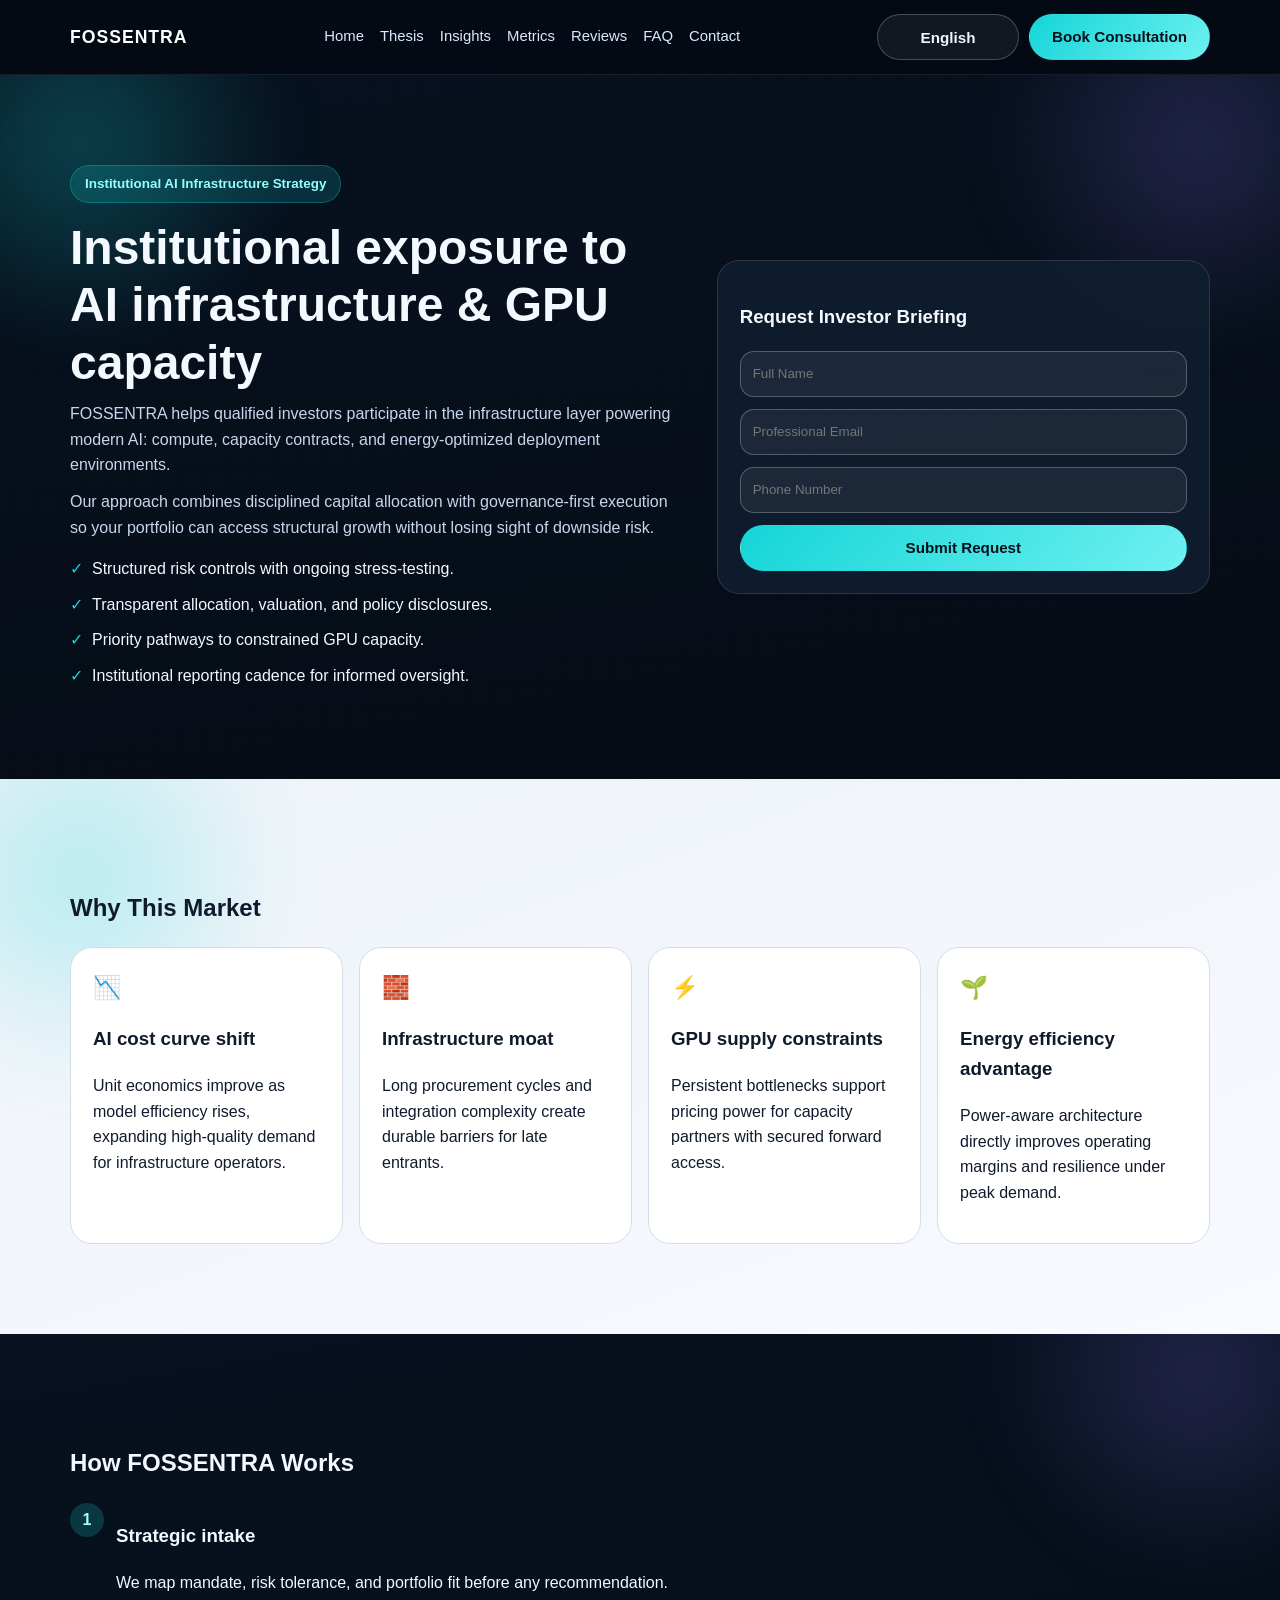
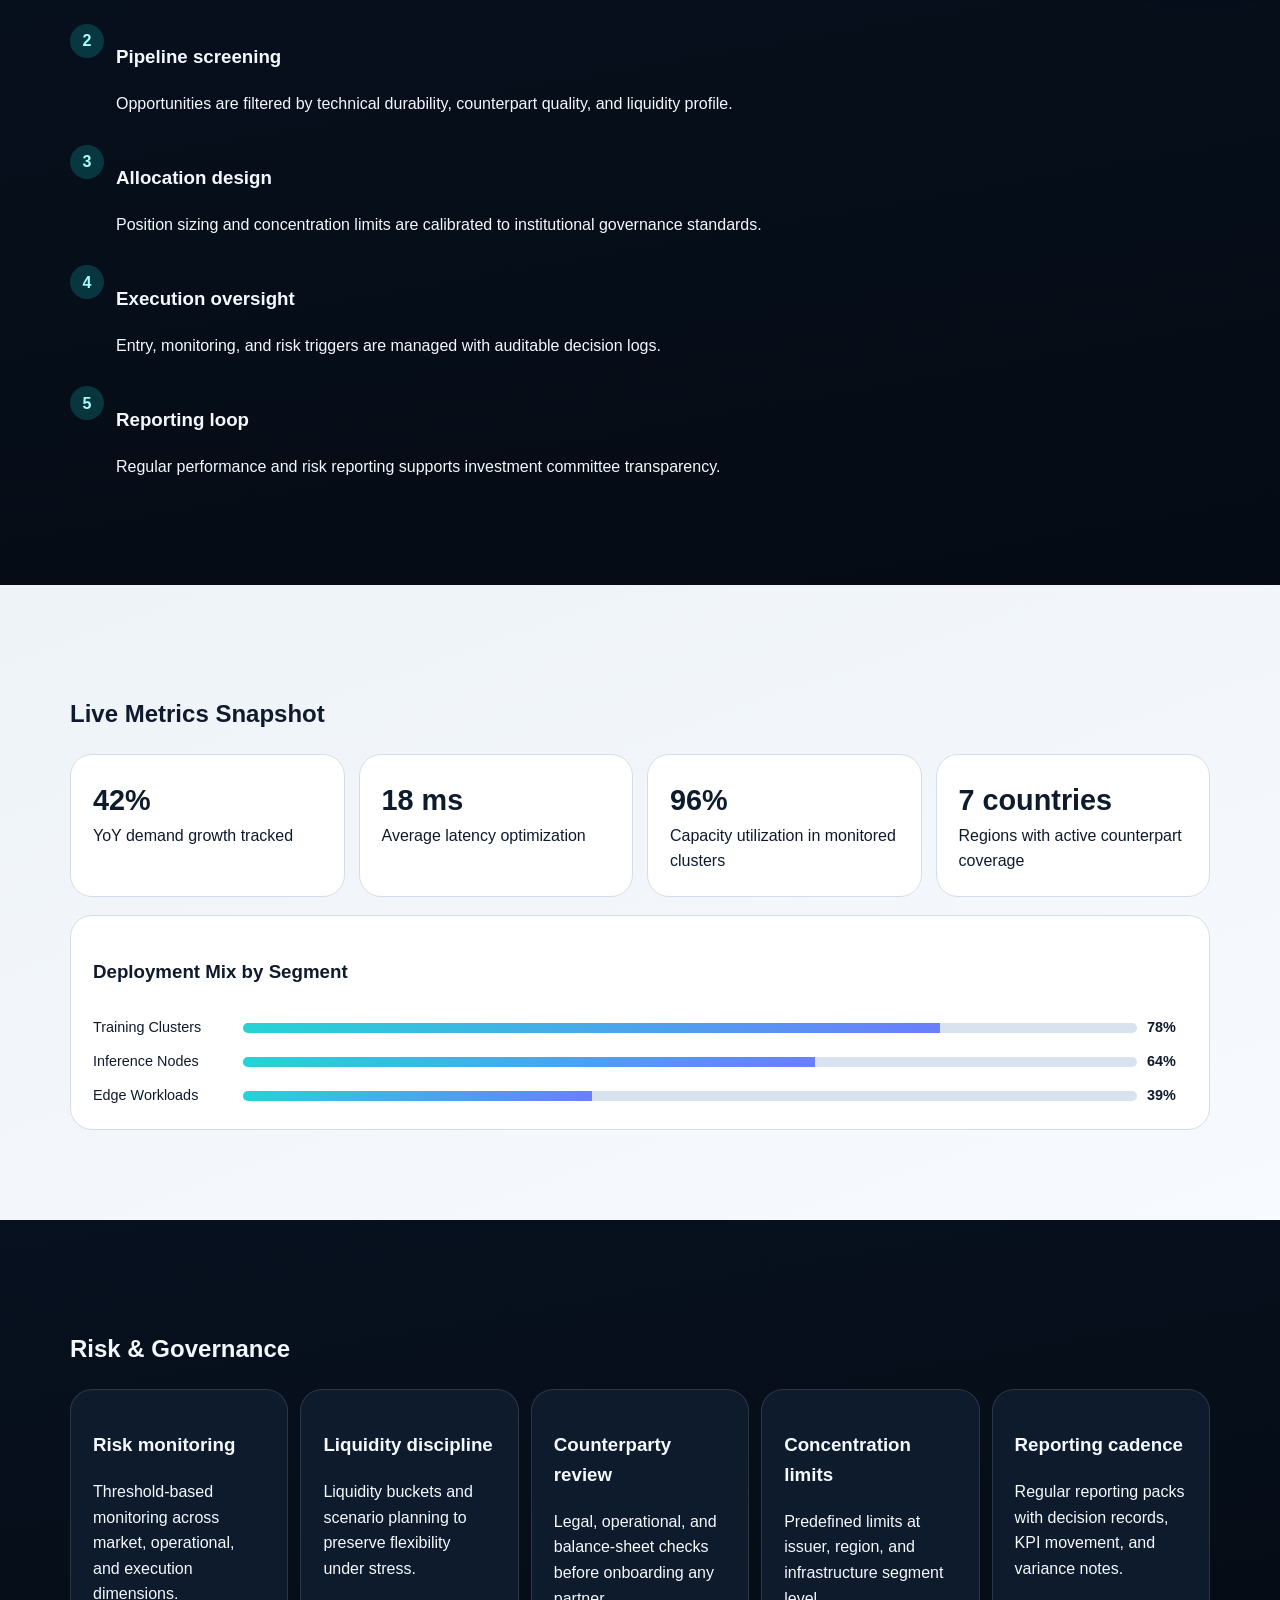
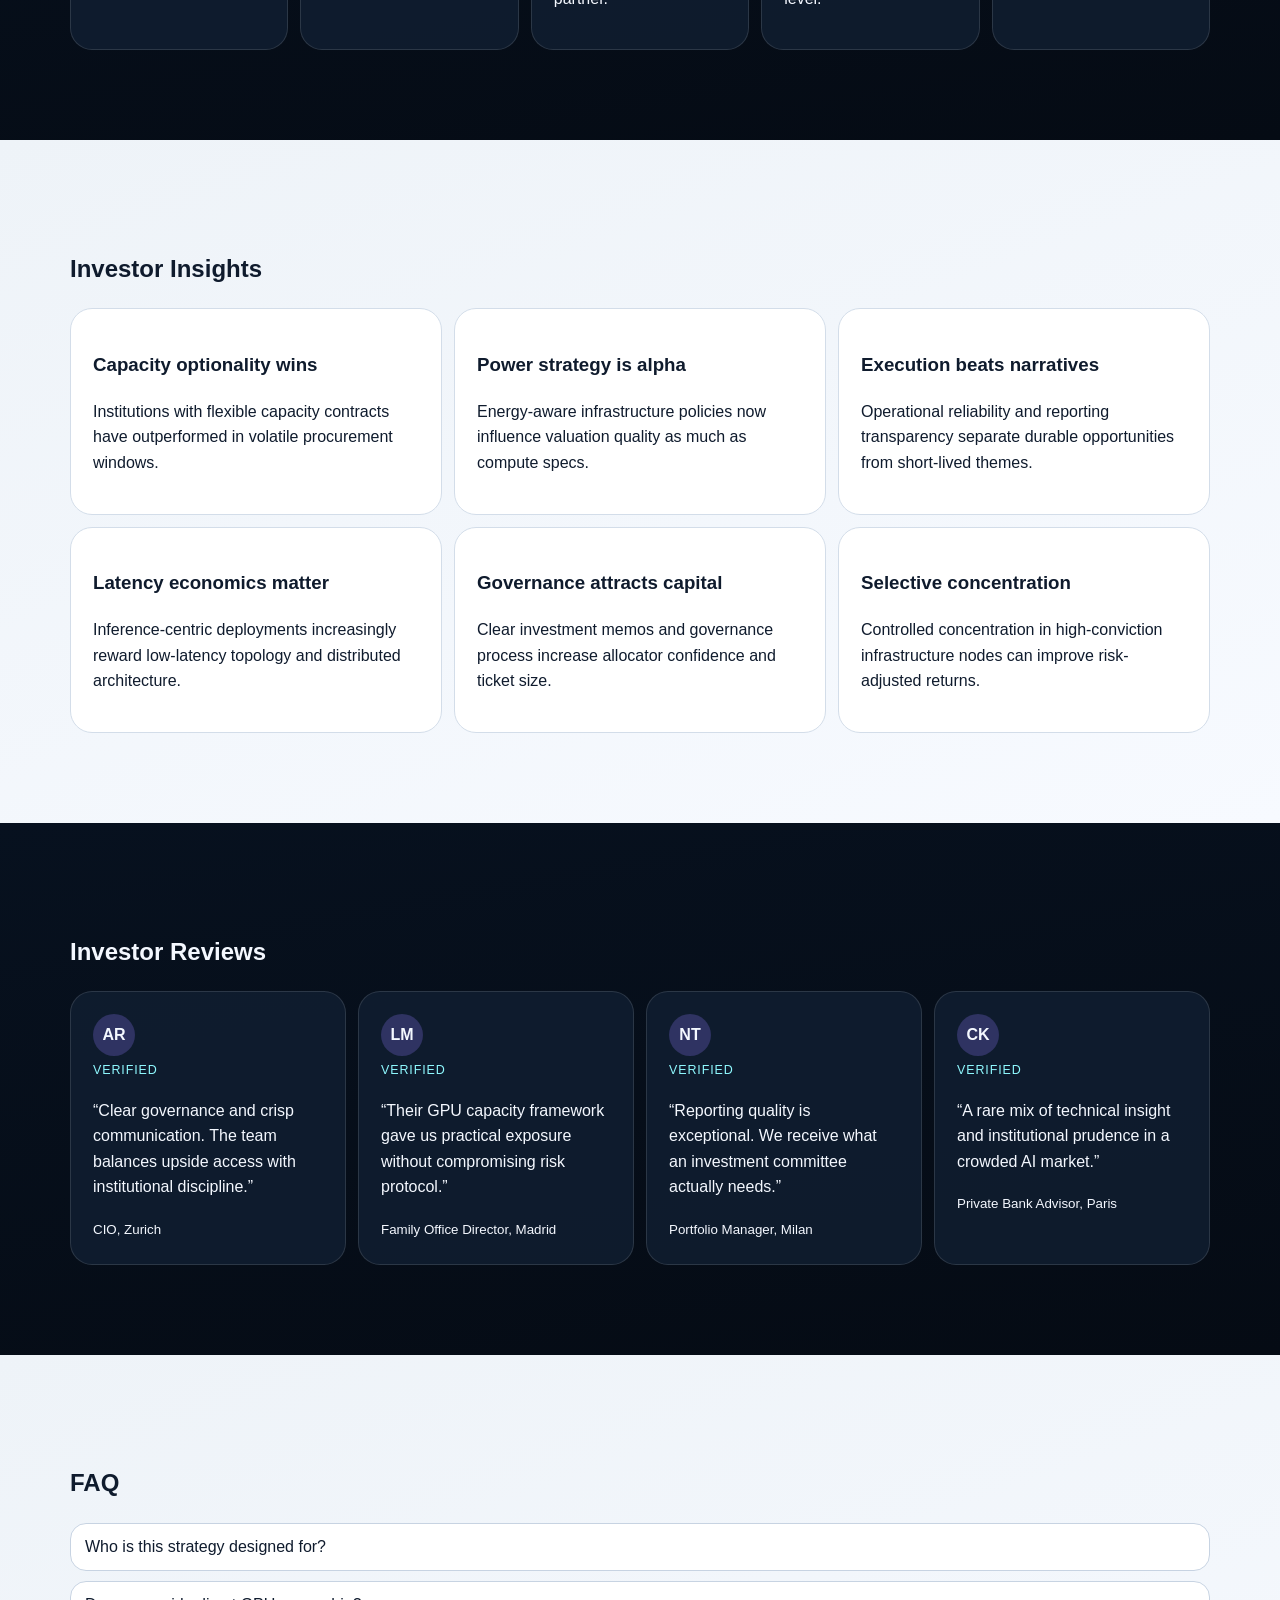
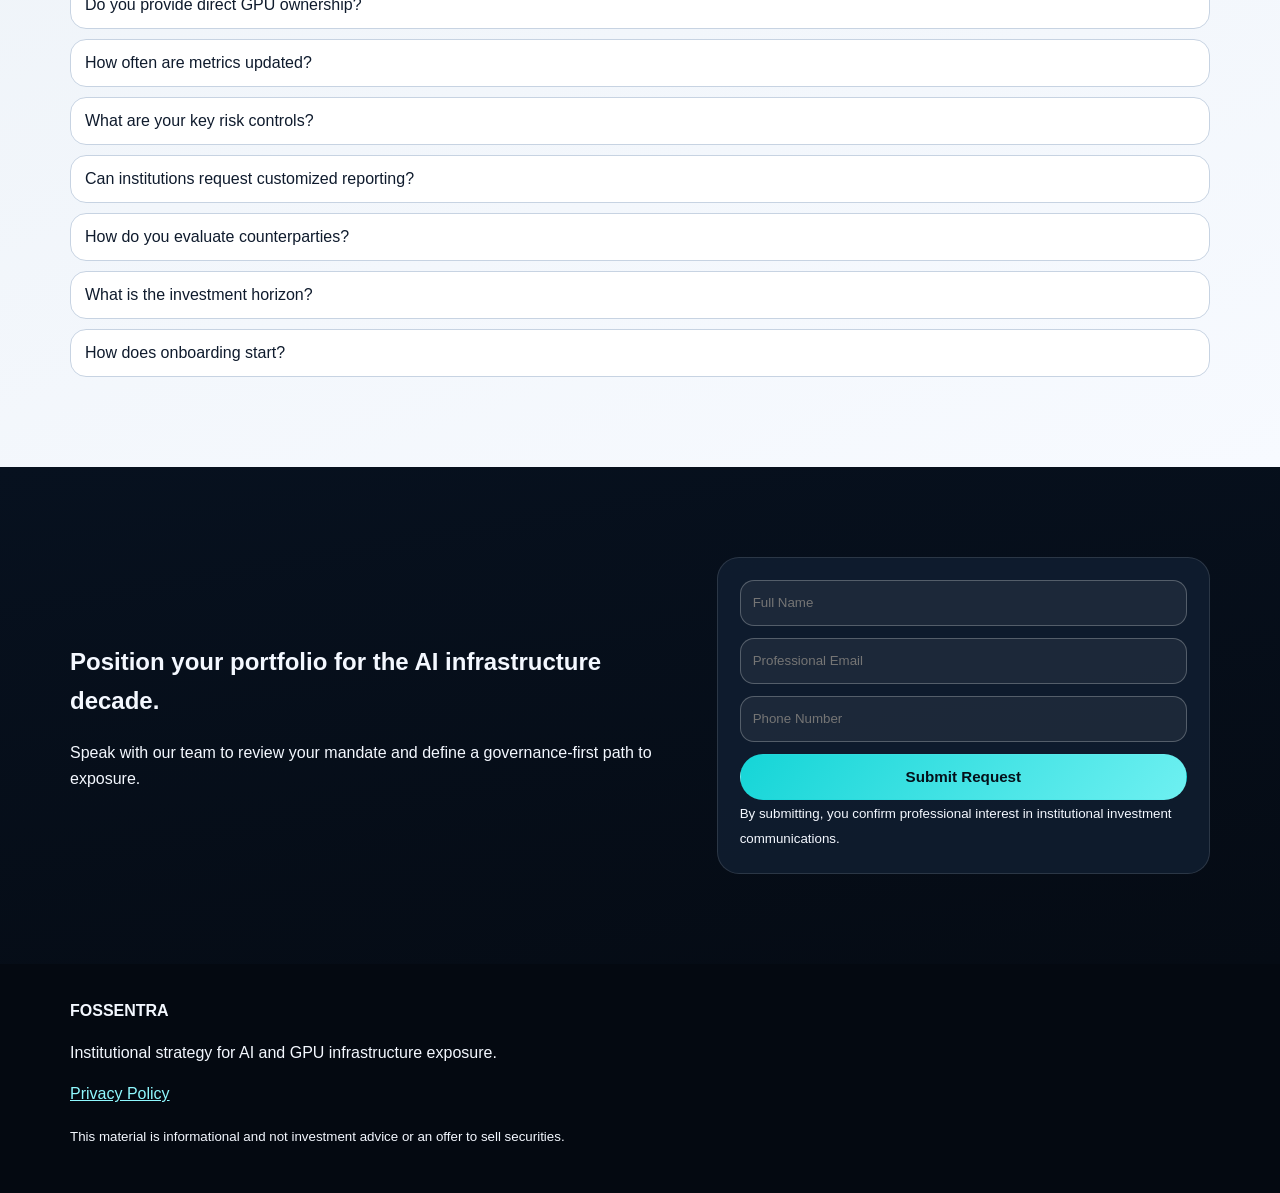
<file: index.html>
<!doctype html>
<html lang="en">
<head>
  <meta charset="UTF-8" />
  <meta name="viewport" content="width=device-width, initial-scale=1.0" />
  <title>FOSSENTRA | AI & GPU Infrastructure Investments</title>
  <meta name="description" content="FOSSENTRA delivers institutional exposure to AI infrastructure and GPU capacity with disciplined governance, transparency, and risk controls." />
  <link rel="stylesheet" href="/assets/style.css" />
</head>
<body>
<header>
  <div class="container nav-wrap">
    <a class="brand" href="#home">FOSSENTRA</a>
    <nav class="nav-links">
      <a href="#home">Home</a><a href="#thesis">Thesis</a><a href="#insights">Insights</a><a href="#metrics">Metrics</a><a href="#reviews">Reviews</a><a href="#faq">FAQ</a><a href="#contact">Contact</a>
    </nav>
    <div class="actions">
      <div class="lang-menu"><button class="lang-trigger" data-lang-trigger aria-expanded="false">English</button>
        <div class="lang-panel" data-lang-panel>
          <a href="/index.html">English</a><a href="/de/index.html">Deutsch</a><a href="/fr/index.html">Français</a><a href="/es/index.html">Español</a><a href="/it/index.html">Italiano</a>
        </div>
      </div>
      <a href="#contact" class="btn btn-primary">Book Consultation</a>
      <button class="btn btn-outline mobile-toggle" data-open-drawer>☰</button>
    </div>
  </div>
</header>
<div class="drawer-overlay" data-overlay></div>
<aside class="mobile-drawer" data-drawer>
  <div class="drawer-top"><strong>Menu</strong><button class="close-btn" data-close-drawer>×</button></div>
  <nav class="drawer-links">
    <a href="#home">Home</a><a href="#thesis">Thesis</a><a href="#insights">Insights</a><a href="#metrics">Metrics</a><a href="#reviews">Reviews</a><a href="#faq">FAQ</a><a href="#contact">Contact</a>
    <div class="lang-menu"><button class="lang-trigger" data-lang-trigger>English</button><div class="lang-panel" data-lang-panel><a href="/index.html">English</a><a href="/de/index.html">Deutsch</a><a href="/fr/index.html">Français</a><a href="/es/index.html">Español</a><a href="/it/index.html">Italiano</a></div></div>
    <a href="#contact" class="btn btn-primary">Book Consultation</a>
  </nav>
</aside>

<section id="home" class="section-dark">
  <div class="mesh"></div><div class="mesh violet"></div>
  <div class="container grid-2">
    <div class="reveal">
      <span class="badge">Institutional AI Infrastructure Strategy</span>
      <h1>Institutional exposure to AI infrastructure & GPU capacity</h1>
      <div class="lead">
        <p>FOSSENTRA helps qualified investors participate in the infrastructure layer powering modern AI: compute, capacity contracts, and energy-optimized deployment environments.</p>
        <p>Our approach combines disciplined capital allocation with governance-first execution so your portfolio can access structural growth without losing sight of downside risk.</p>
      </div>
      <ul class="trust-list">
        <li>Structured risk controls with ongoing stress-testing.</li>
        <li>Transparent allocation, valuation, and policy disclosures.</li>
        <li>Priority pathways to constrained GPU capacity.</li>
        <li>Institutional reporting cadence for informed oversight.</li>
      </ul>
    </div>
    <div class="card reveal">
      <h3>Request Investor Briefing</h3>
      <form class="form-grid">
        <input placeholder="Full Name" required><input type="email" placeholder="Professional Email" required><input placeholder="Phone Number" required>
        <button class="btn btn-primary" type="submit">Submit Request</button>
      </form>
    </div>
  </div>
</section>

<section id="thesis" class="section-light"><div class="mesh"></div><div class="container reveal"><h2>Why This Market</h2><div class="cards-4">
  <article class="card"><div class="icon">📉</div><h3>AI cost curve shift</h3><p>Unit economics improve as model efficiency rises, expanding high-quality demand for infrastructure operators.</p></article>
  <article class="card"><div class="icon">🧱</div><h3>Infrastructure moat</h3><p>Long procurement cycles and integration complexity create durable barriers for late entrants.</p></article>
  <article class="card"><div class="icon">⚡</div><h3>GPU supply constraints</h3><p>Persistent bottlenecks support pricing power for capacity partners with secured forward access.</p></article>
  <article class="card"><div class="icon">🌱</div><h3>Energy efficiency advantage</h3><p>Power-aware architecture directly improves operating margins and resilience under peak demand.</p></article>
</div></div></section>

<section class="section-dark"><div class="mesh violet"></div><div class="container reveal"><h2>How FOSSENTRA Works</h2><div class="timeline">
  <div class="step"><div class="num">1</div><div><h3>Strategic intake</h3><p>We map mandate, risk tolerance, and portfolio fit before any recommendation.</p></div></div>
  <div class="step"><div class="num">2</div><div><h3>Pipeline screening</h3><p>Opportunities are filtered by technical durability, counterpart quality, and liquidity profile.</p></div></div>
  <div class="step"><div class="num">3</div><div><h3>Allocation design</h3><p>Position sizing and concentration limits are calibrated to institutional governance standards.</p></div></div>
  <div class="step"><div class="num">4</div><div><h3>Execution oversight</h3><p>Entry, monitoring, and risk triggers are managed with auditable decision logs.</p></div></div>
  <div class="step"><div class="num">5</div><div><h3>Reporting loop</h3><p>Regular performance and risk reporting supports investment committee transparency.</p></div></div>
</div></div></section>

<section id="metrics" class="section-light"><div class="container reveal"><h2>Live Metrics Snapshot</h2><div class="metrics">
  <div class="card metric"><strong data-counter="42" data-suffix="%">0%</strong><span>YoY demand growth tracked</span></div>
  <div class="card metric"><strong data-counter="18" data-suffix=" ms">0 ms</strong><span>Average latency optimization</span></div>
  <div class="card metric"><strong data-counter="96" data-suffix="%">0%</strong><span>Capacity utilization in monitored clusters</span></div>
  <div class="card metric"><strong data-counter="7" data-suffix=" countries">0 countries</strong><span>Regions with active counterpart coverage</span></div>
</div>
<div class="card bars"><h3>Deployment Mix by Segment</h3>
  <div class="bar-row"><span>Training Clusters</span><div class="bar"><div class="fill" style="width:78%"></div></div><strong>78%</strong></div>
  <div class="bar-row"><span>Inference Nodes</span><div class="bar"><div class="fill" style="width:64%"></div></div><strong>64%</strong></div>
  <div class="bar-row"><span>Edge Workloads</span><div class="bar"><div class="fill" style="width:39%"></div></div><strong>39%</strong></div>
</div></div></section>

<section class="section-dark"><div class="container reveal"><h2>Risk & Governance</h2><div class="checklist">
  <article class="card"><h3>Risk monitoring</h3><p>Threshold-based monitoring across market, operational, and execution dimensions.</p></article>
  <article class="card"><h3>Liquidity discipline</h3><p>Liquidity buckets and scenario planning to preserve flexibility under stress.</p></article>
  <article class="card"><h3>Counterparty review</h3><p>Legal, operational, and balance-sheet checks before onboarding any partner.</p></article>
  <article class="card"><h3>Concentration limits</h3><p>Predefined limits at issuer, region, and infrastructure segment level.</p></article>
  <article class="card"><h3>Reporting cadence</h3><p>Regular reporting packs with decision records, KPI movement, and variance notes.</p></article>
</div></div></section>

<section id="insights" class="section-light"><div class="container reveal"><h2>Investor Insights</h2><div class="insights">
  <article class="card"><h3>Capacity optionality wins</h3><p>Institutions with flexible capacity contracts have outperformed in volatile procurement windows.</p></article>
  <article class="card"><h3>Power strategy is alpha</h3><p>Energy-aware infrastructure policies now influence valuation quality as much as compute specs.</p></article>
  <article class="card"><h3>Execution beats narratives</h3><p>Operational reliability and reporting transparency separate durable opportunities from short-lived themes.</p></article>
  <article class="card"><h3>Latency economics matter</h3><p>Inference-centric deployments increasingly reward low-latency topology and distributed architecture.</p></article>
  <article class="card"><h3>Governance attracts capital</h3><p>Clear investment memos and governance process increase allocator confidence and ticket size.</p></article>
  <article class="card"><h3>Selective concentration</h3><p>Controlled concentration in high-conviction infrastructure nodes can improve risk-adjusted returns.</p></article>
</div></div></section>

<section id="reviews" class="section-dark"><div class="container reveal"><h2>Investor Reviews</h2><div class="review-grid">
  <article class="card review"><div class="initials">AR</div><span class="verified">VERIFIED</span><p>“Clear governance and crisp communication. The team balances upside access with institutional discipline.”</p><small>CIO, Zurich</small></article>
  <article class="card review"><div class="initials">LM</div><span class="verified">VERIFIED</span><p>“Their GPU capacity framework gave us practical exposure without compromising risk protocol.”</p><small>Family Office Director, Madrid</small></article>
  <article class="card review"><div class="initials">NT</div><span class="verified">VERIFIED</span><p>“Reporting quality is exceptional. We receive what an investment committee actually needs.”</p><small>Portfolio Manager, Milan</small></article>
  <article class="card review"><div class="initials">CK</div><span class="verified">VERIFIED</span><p>“A rare mix of technical insight and institutional prudence in a crowded AI market.”</p><small>Private Bank Advisor, Paris</small></article>
</div></div></section>

<section id="faq" class="section-light"><div class="container reveal"><h2>FAQ</h2><div class="faq">
  <div class="faq-item"><button class="faq-q">Who is this strategy designed for?</button><div class="faq-a"><p>For qualified investors seeking structured exposure to AI infrastructure themes with risk governance.</p></div></div>
  <div class="faq-item"><button class="faq-q">Do you provide direct GPU ownership?</button><div class="faq-a"><p>We focus on access pathways, contracts, and infrastructure-linked positions rather than retail-style hardware speculation.</p></div></div>
  <div class="faq-item"><button class="faq-q">How often are metrics updated?</button><div class="faq-a"><p>Core KPIs are refreshed on a defined cadence and shared through regular investor reporting.</p></div></div>
  <div class="faq-item"><button class="faq-q">What are your key risk controls?</button><div class="faq-a"><p>Concentration limits, liquidity planning, counterparty screening, and trigger-based monitoring.</p></div></div>
  <div class="faq-item"><button class="faq-q">Can institutions request customized reporting?</button><div class="faq-a"><p>Yes. Reporting packs can be adapted to investment committee templates and governance requirements.</p></div></div>
  <div class="faq-item"><button class="faq-q">How do you evaluate counterparties?</button><div class="faq-a"><p>We assess legal integrity, operational reliability, and financial resilience before engagement.</p></div></div>
  <div class="faq-item"><button class="faq-q">What is the investment horizon?</button><div class="faq-a"><p>Most mandates are medium- to long-term, reflecting infrastructure adoption cycles.</p></div></div>
  <div class="faq-item"><button class="faq-q">How does onboarding start?</button><div class="faq-a"><p>Submit a request and we schedule an initial consultation to confirm fit and objectives.</p></div></div>
</div></div></section>

<section id="contact" class="section-dark"><div class="container grid-2 reveal"><div><h2>Position your portfolio for the AI infrastructure decade.</h2><p>Speak with our team to review your mandate and define a governance-first path to exposure.</p></div><div class="card"><form class="form-grid"><input placeholder="Full Name" required><input type="email" placeholder="Professional Email" required><input placeholder="Phone Number" required><button class="btn btn-primary" type="submit">Submit Request</button></form><small>By submitting, you confirm professional interest in institutional investment communications.</small></div></div></section>

<footer><div class="container"><strong>FOSSENTRA</strong><p>Institutional strategy for AI and GPU infrastructure exposure.</p><p><a href="#" data-open-privacy>Privacy Policy</a></p><small>This material is informational and not investment advice or an offer to sell securities.</small></div></footer>

<div class="modal-wrap" data-privacy-modal><div class="modal"><div class="modal-head"><h3>Privacy Policy</h3><button class="close-btn" data-close-privacy>×</button></div><div class="modal-body">
  <h4>1. Scope</h4><p>This policy explains how FOSSENTRA collects, uses, stores, and protects personal data when you interact with this website or submit an investor request.</p>
  <h4>2. Data We Collect</h4><ul><li>Identity details such as full name and professional contact information.</li><li>Communication content you provide in consultation requests.</li><li>Technical usage data including approximate location, browser type, and interaction logs.</li></ul>
  <h4>3. Purpose of Processing</h4><ul><li>Assess suitability for institutional communication.</li><li>Schedule consultations and provide requested information.</li><li>Maintain compliance records, internal controls, and service security.</li></ul>
  <h4>4. Legal Basis</h4><p>Processing is based on legitimate business interest, contractual pre-engagement steps, and compliance obligations where applicable.</p>
  <h4>5. Sharing and Transfers</h4><p>Data may be shared with regulated service providers under confidentiality obligations. Cross-border transfers use appropriate safeguards.</p>
  <h4>6. Retention</h4><p>We retain personal data only as long as necessary for business and regulatory purposes, then securely delete or anonymize it.</p>
  <h4>7. Your Rights</h4><ul><li>Access, correction, and deletion requests.</li><li>Restriction or objection to certain processing.</li><li>Complaint rights with relevant supervisory authorities.</li></ul>
  <h4>8. Security Measures</h4><p>FOSSENTRA applies organizational and technical controls, including access restrictions, encrypted transport channels, and audit procedures.</p>
  <h4>9. Contact</h4><p>For privacy requests, use the consultation form and include "Privacy Request" in your message subject.</p>
</div><button class="btn btn-primary" data-close-privacy-bottom>Close</button></div></div>

<script src="/assets/app.js"></script>
</body></html>
</file>
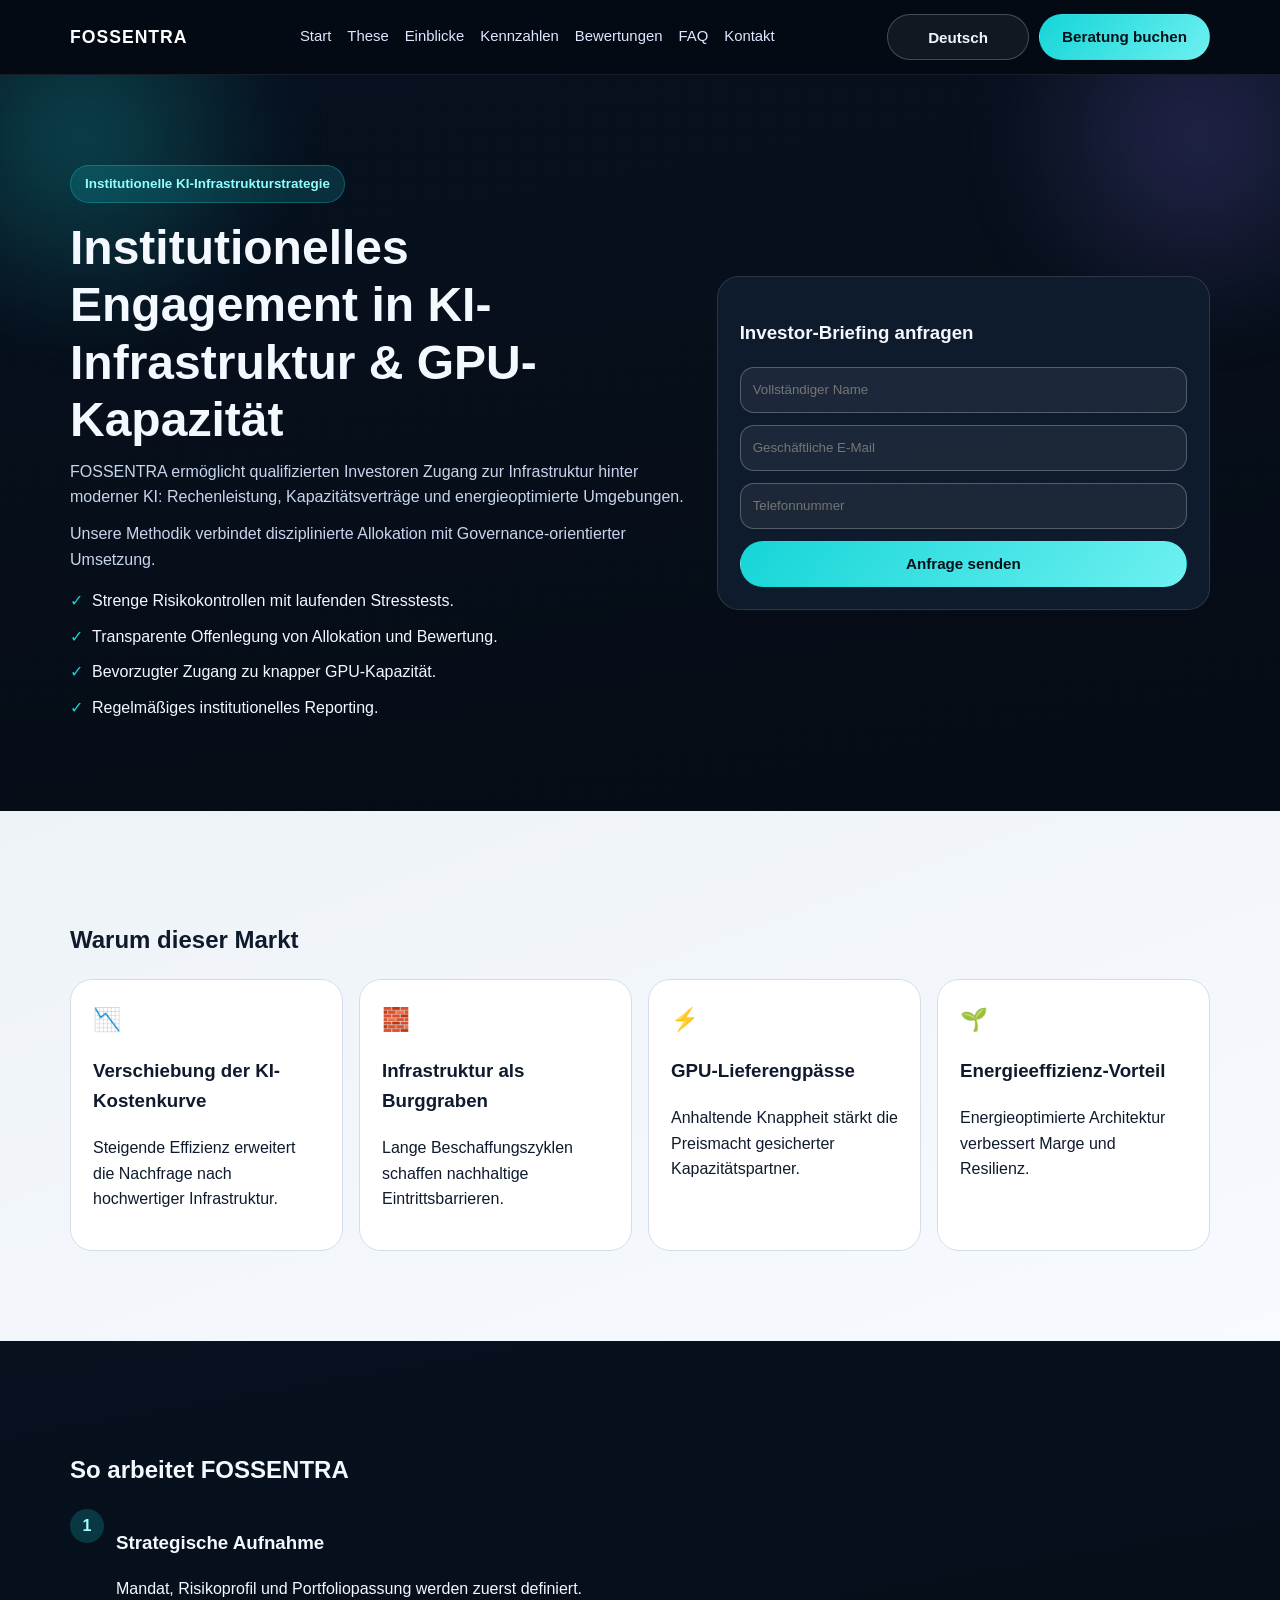
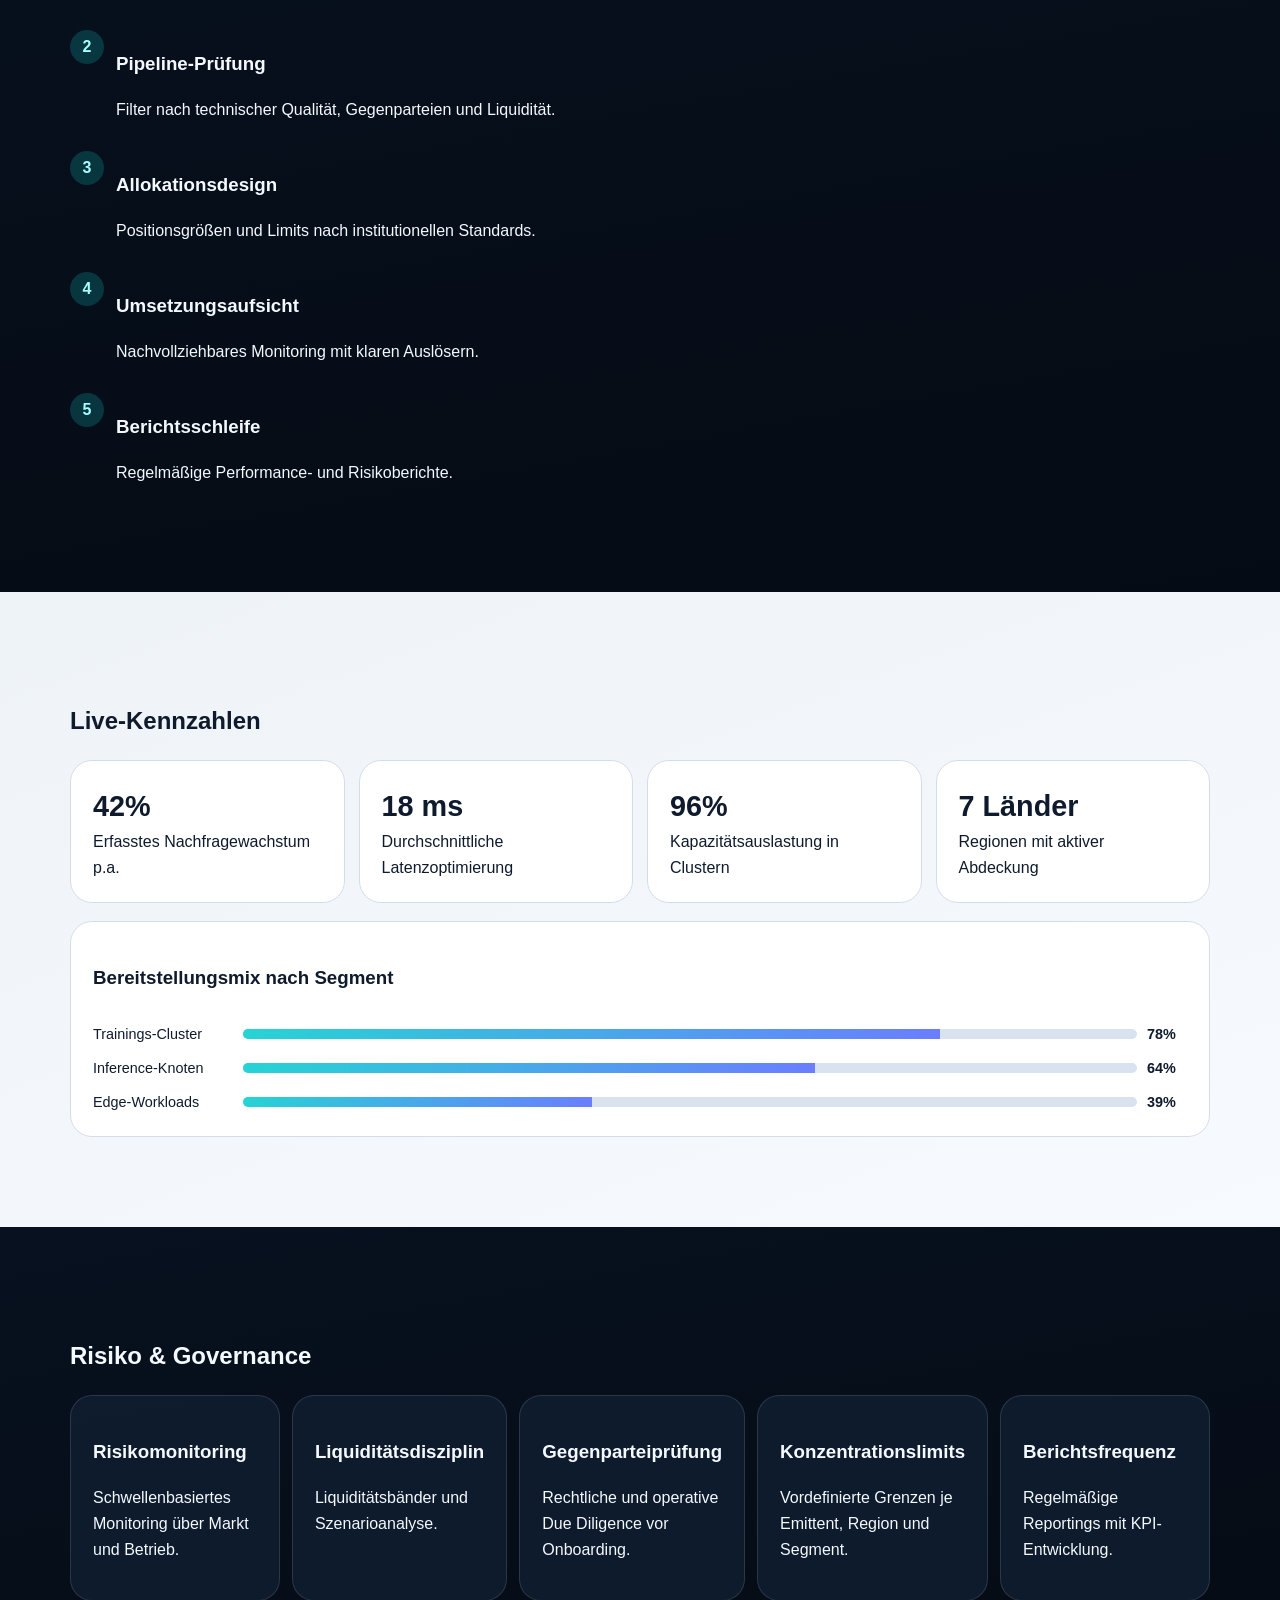
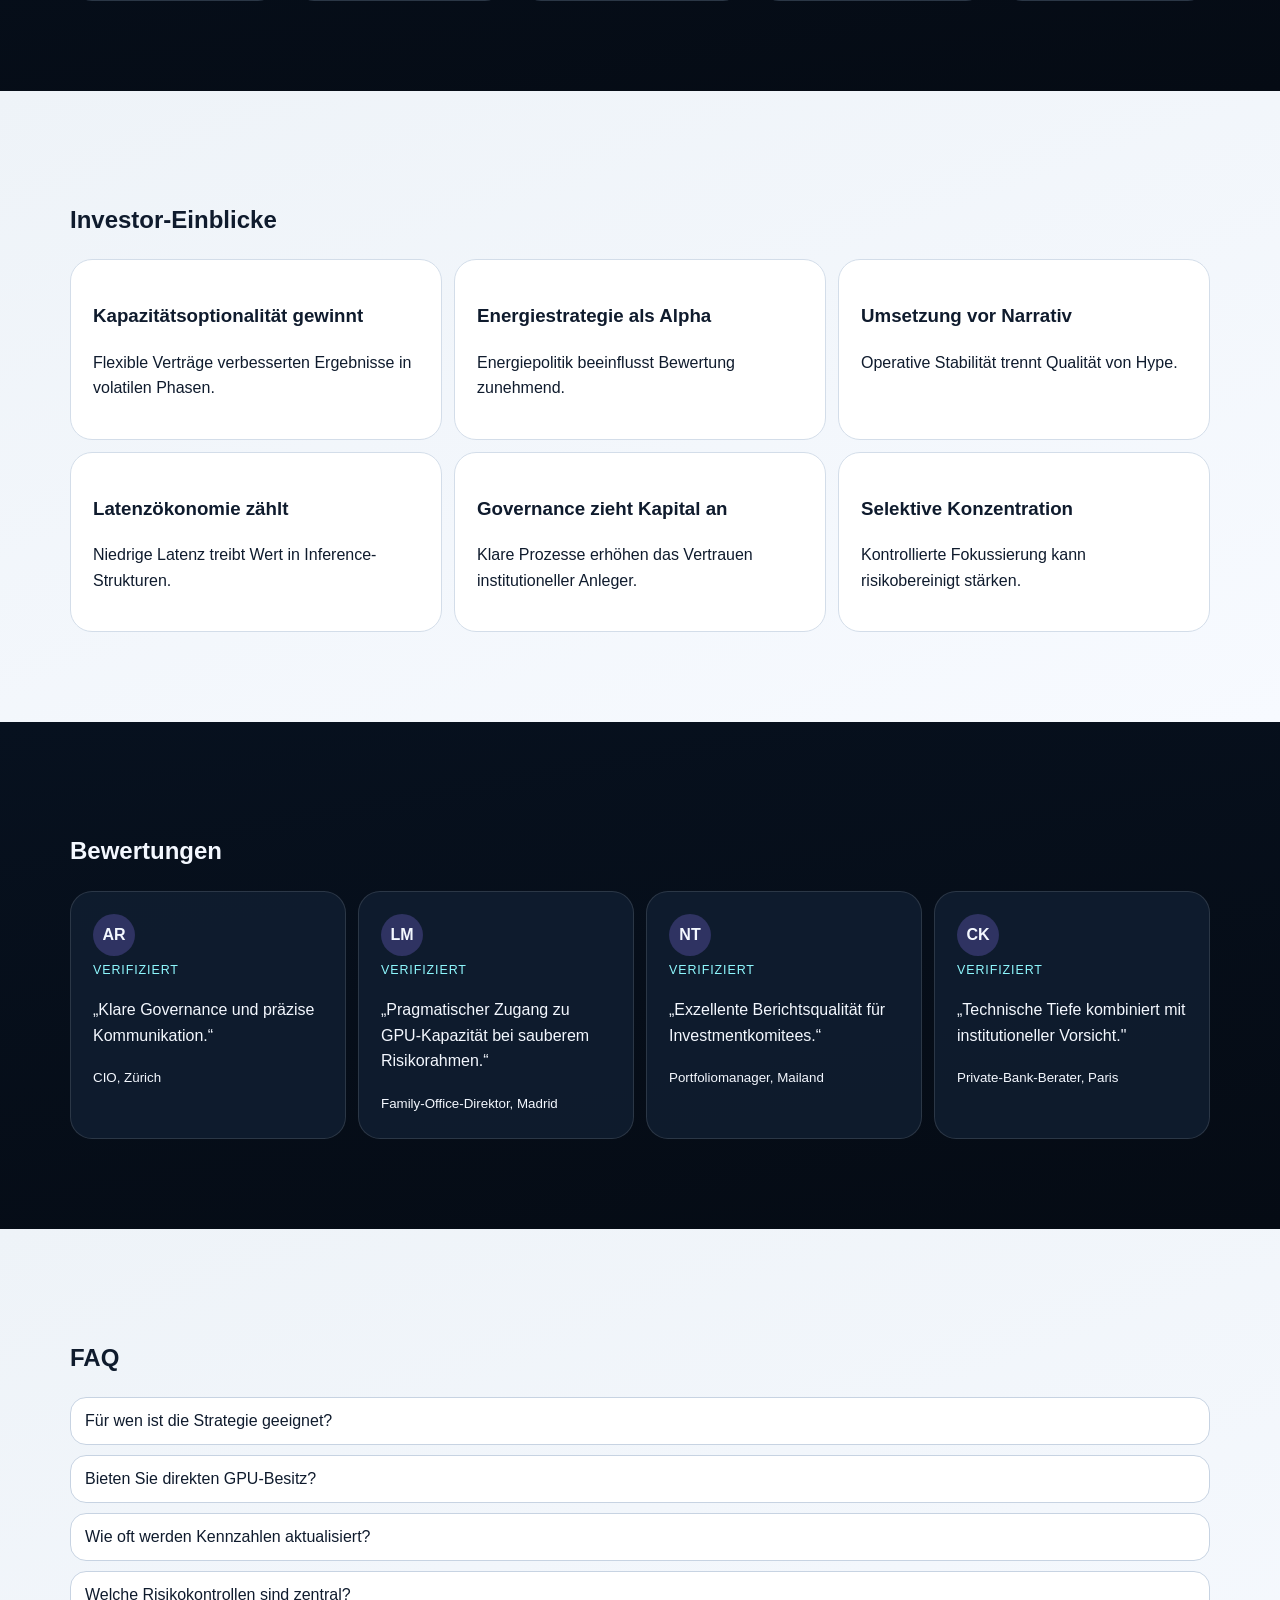
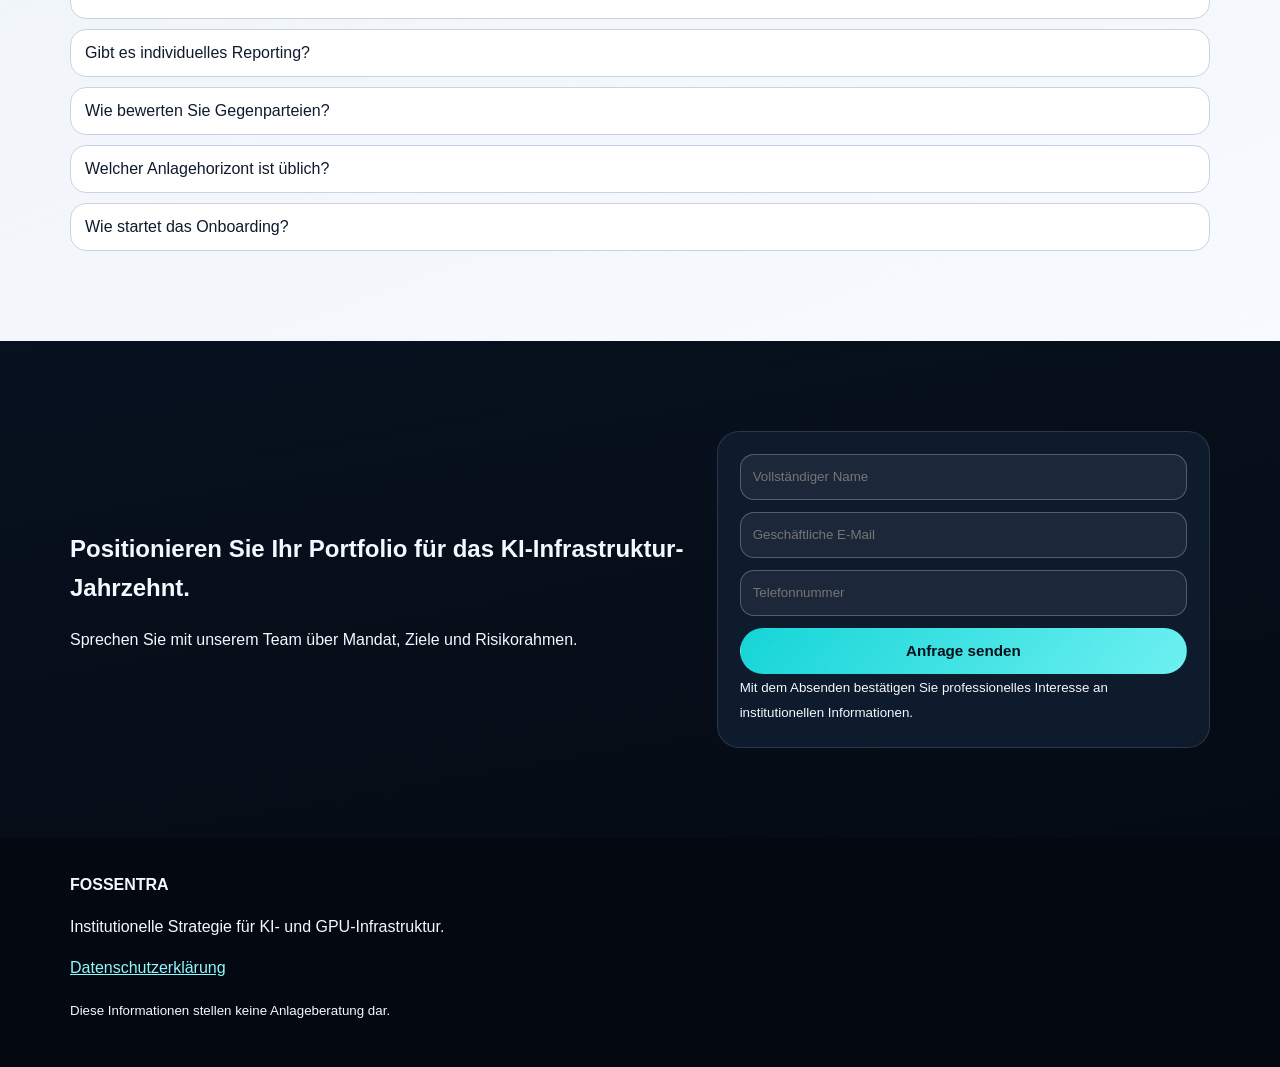
<file: de/index.html>
<!doctype html><html lang="de"><head><meta charset="UTF-8"/><meta name="viewport" content="width=device-width, initial-scale=1.0"/><title>FOSSENTRA | KI- & GPU-Infrastrukturinvestitionen</title><meta name="description" content="FOSSENTRA bietet institutionellen Zugang zu KI-Infrastruktur und GPU-Kapazität mit strikter Governance."/><link rel="stylesheet" href="/assets/style.css"/></head><body>
<header><div class="container nav-wrap"><a class="brand" href="#home">FOSSENTRA</a><nav class="nav-links"><a href="#home">Start</a><a href="#thesis">These</a><a href="#insights">Einblicke</a><a href="#metrics">Kennzahlen</a><a href="#reviews">Bewertungen</a><a href="#faq">FAQ</a><a href="#contact">Kontakt</a></nav><div class="actions"><div class="lang-menu"><button class="lang-trigger" data-lang-trigger>Deutsch</button><div class="lang-panel" data-lang-panel><a href="/index.html">English</a><a href="/de/index.html">Deutsch</a><a href="/fr/index.html">Français</a><a href="/es/index.html">Español</a><a href="/it/index.html">Italiano</a></div></div><a href="#contact" class="btn btn-primary">Beratung buchen</a><button class="btn btn-outline mobile-toggle" data-open-drawer>☰</button></div></div></header>
<div class="drawer-overlay" data-overlay></div><aside class="mobile-drawer" data-drawer><div class="drawer-top"><strong>Menü</strong><button class="close-btn" data-close-drawer>×</button></div><nav class="drawer-links"><a href="#home">Start</a><a href="#thesis">These</a><a href="#insights">Einblicke</a><a href="#metrics">Kennzahlen</a><a href="#reviews">Bewertungen</a><a href="#faq">FAQ</a><a href="#contact">Kontakt</a><div class="lang-menu"><button class="lang-trigger" data-lang-trigger>Deutsch</button><div class="lang-panel" data-lang-panel><a href="/index.html">English</a><a href="/de/index.html">Deutsch</a><a href="/fr/index.html">Français</a><a href="/es/index.html">Español</a><a href="/it/index.html">Italiano</a></div></div><a href="#contact" class="btn btn-primary">Beratung buchen</a></nav></aside>
<section id="home" class="section-dark"><div class="mesh"></div><div class="mesh violet"></div><div class="container grid-2"><div class="reveal"><span class="badge">Institutionelle KI-Infrastrukturstrategie</span><h1>Institutionelles Engagement in KI-Infrastruktur & GPU-Kapazität</h1><div class="lead"><p>FOSSENTRA ermöglicht qualifizierten Investoren Zugang zur Infrastruktur hinter moderner KI: Rechenleistung, Kapazitätsverträge und energieoptimierte Umgebungen.</p><p>Unsere Methodik verbindet disziplinierte Allokation mit Governance-orientierter Umsetzung.</p></div><ul class="trust-list"><li>Strenge Risikokontrollen mit laufenden Stresstests.</li><li>Transparente Offenlegung von Allokation und Bewertung.</li><li>Bevorzugter Zugang zu knapper GPU-Kapazität.</li><li>Regelmäßiges institutionelles Reporting.</li></ul></div><div class="card reveal"><h3>Investor-Briefing anfragen</h3><form class="form-grid"><input placeholder="Vollständiger Name" required><input type="email" placeholder="Geschäftliche E-Mail" required><input placeholder="Telefonnummer" required><button class="btn btn-primary" type="submit">Anfrage senden</button></form></div></div></section>
<section id="thesis" class="section-light"><div class="container reveal"><h2>Warum dieser Markt</h2><div class="cards-4"><article class="card"><div class="icon">📉</div><h3>Verschiebung der KI-Kostenkurve</h3><p>Steigende Effizienz erweitert die Nachfrage nach hochwertiger Infrastruktur.</p></article><article class="card"><div class="icon">🧱</div><h3>Infrastruktur als Burggraben</h3><p>Lange Beschaffungszyklen schaffen nachhaltige Eintrittsbarrieren.</p></article><article class="card"><div class="icon">⚡</div><h3>GPU-Lieferengpässe</h3><p>Anhaltende Knappheit stärkt die Preismacht gesicherter Kapazitätspartner.</p></article><article class="card"><div class="icon">🌱</div><h3>Energieeffizienz-Vorteil</h3><p>Energieoptimierte Architektur verbessert Marge und Resilienz.</p></article></div></div></section>
<section class="section-dark"><div class="container reveal"><h2>So arbeitet FOSSENTRA</h2><div class="timeline"><div class="step"><div class="num">1</div><div><h3>Strategische Aufnahme</h3><p>Mandat, Risikoprofil und Portfoliopassung werden zuerst definiert.</p></div></div><div class="step"><div class="num">2</div><div><h3>Pipeline-Prüfung</h3><p>Filter nach technischer Qualität, Gegenparteien und Liquidität.</p></div></div><div class="step"><div class="num">3</div><div><h3>Allokationsdesign</h3><p>Positionsgrößen und Limits nach institutionellen Standards.</p></div></div><div class="step"><div class="num">4</div><div><h3>Umsetzungsaufsicht</h3><p>Nachvollziehbares Monitoring mit klaren Auslösern.</p></div></div><div class="step"><div class="num">5</div><div><h3>Berichtsschleife</h3><p>Regelmäßige Performance- und Risikoberichte.</p></div></div></div></div></section>
<section id="metrics" class="section-light"><div class="container reveal"><h2>Live-Kennzahlen</h2><div class="metrics"><div class="card metric"><strong data-counter="42" data-suffix="%">0%</strong><span>Erfasstes Nachfragewachstum p.a.</span></div><div class="card metric"><strong data-counter="18" data-suffix=" ms">0 ms</strong><span>Durchschnittliche Latenzoptimierung</span></div><div class="card metric"><strong data-counter="96" data-suffix="%">0%</strong><span>Kapazitätsauslastung in Clustern</span></div><div class="card metric"><strong data-counter="7" data-suffix=" Länder">0 Länder</strong><span>Regionen mit aktiver Abdeckung</span></div></div><div class="card bars"><h3>Bereitstellungsmix nach Segment</h3><div class="bar-row"><span>Trainings-Cluster</span><div class="bar"><div class="fill" style="width:78%"></div></div><strong>78%</strong></div><div class="bar-row"><span>Inference-Knoten</span><div class="bar"><div class="fill" style="width:64%"></div></div><strong>64%</strong></div><div class="bar-row"><span>Edge-Workloads</span><div class="bar"><div class="fill" style="width:39%"></div></div><strong>39%</strong></div></div></div></section>
<section class="section-dark"><div class="container reveal"><h2>Risiko & Governance</h2><div class="checklist"><article class="card"><h3>Risikomonitoring</h3><p>Schwellenbasiertes Monitoring über Markt und Betrieb.</p></article><article class="card"><h3>Liquiditätsdisziplin</h3><p>Liquiditätsbänder und Szenarioanalyse.</p></article><article class="card"><h3>Gegenparteiprüfung</h3><p>Rechtliche und operative Due Diligence vor Onboarding.</p></article><article class="card"><h3>Konzentrationslimits</h3><p>Vordefinierte Grenzen je Emittent, Region und Segment.</p></article><article class="card"><h3>Berichtsfrequenz</h3><p>Regelmäßige Reportings mit KPI-Entwicklung.</p></article></div></div></section>
<section id="insights" class="section-light"><div class="container reveal"><h2>Investor-Einblicke</h2><div class="insights"><article class="card"><h3>Kapazitätsoptionalität gewinnt</h3><p>Flexible Verträge verbesserten Ergebnisse in volatilen Phasen.</p></article><article class="card"><h3>Energiestrategie als Alpha</h3><p>Energiepolitik beeinflusst Bewertung zunehmend.</p></article><article class="card"><h3>Umsetzung vor Narrativ</h3><p>Operative Stabilität trennt Qualität von Hype.</p></article><article class="card"><h3>Latenzökonomie zählt</h3><p>Niedrige Latenz treibt Wert in Inference-Strukturen.</p></article><article class="card"><h3>Governance zieht Kapital an</h3><p>Klare Prozesse erhöhen das Vertrauen institutioneller Anleger.</p></article><article class="card"><h3>Selektive Konzentration</h3><p>Kontrollierte Fokussierung kann risikobereinigt stärken.</p></article></div></div></section>
<section id="reviews" class="section-dark"><div class="container reveal"><h2>Bewertungen</h2><div class="review-grid"><article class="card review"><div class="initials">AR</div><span class="verified">VERIFIZIERT</span><p>„Klare Governance und präzise Kommunikation.“</p><small>CIO, Zürich</small></article><article class="card review"><div class="initials">LM</div><span class="verified">VERIFIZIERT</span><p>„Pragmatischer Zugang zu GPU-Kapazität bei sauberem Risikorahmen.“</p><small>Family-Office-Direktor, Madrid</small></article><article class="card review"><div class="initials">NT</div><span class="verified">VERIFIZIERT</span><p>„Exzellente Berichtsqualität für Investmentkomitees.“</p><small>Portfoliomanager, Mailand</small></article><article class="card review"><div class="initials">CK</div><span class="verified">VERIFIZIERT</span><p>„Technische Tiefe kombiniert mit institutioneller Vorsicht."</p><small>Private-Bank-Berater, Paris</small></article></div></div></section>
<section id="faq" class="section-light"><div class="container reveal"><h2>FAQ</h2><div class="faq"><div class="faq-item"><button class="faq-q">Für wen ist die Strategie geeignet?</button><div class="faq-a"><p>Für qualifizierte Anleger mit Interesse an strukturierter KI-Infrastruktur-Exponierung.</p></div></div><div class="faq-item"><button class="faq-q">Bieten Sie direkten GPU-Besitz?</button><div class="faq-a"><p>Fokus auf Zugangswege und vertragsbasierte Kapazität, nicht auf Spekulation.</p></div></div><div class="faq-item"><button class="faq-q">Wie oft werden Kennzahlen aktualisiert?</button><div class="faq-a"><p>Auf definierter Frequenz innerhalb des institutionellen Reportings.</p></div></div><div class="faq-item"><button class="faq-q">Welche Risikokontrollen sind zentral?</button><div class="faq-a"><p>Limits, Liquiditätsplanung, Gegenparteiprüfung und Trigger-Monitoring.</p></div></div><div class="faq-item"><button class="faq-q">Gibt es individuelles Reporting?</button><div class="faq-a"><p>Ja, angepasst an Komitee- und Governance-Anforderungen.</p></div></div><div class="faq-item"><button class="faq-q">Wie bewerten Sie Gegenparteien?</button><div class="faq-a"><p>Nach rechtlichen, operativen und finanziellen Kriterien.</p></div></div><div class="faq-item"><button class="faq-q">Welcher Anlagehorizont ist üblich?</button><div class="faq-a"><p>Meist mittel- bis langfristig entlang von Infrastrukturzyklen.</p></div></div><div class="faq-item"><button class="faq-q">Wie startet das Onboarding?</button><div class="faq-a"><p>Anfrage senden und Erstgespräch zur Zielklärung vereinbaren.</p></div></div></div></div></section>
<section id="contact" class="section-dark"><div class="container grid-2 reveal"><div><h2>Positionieren Sie Ihr Portfolio für das KI-Infrastruktur-Jahrzehnt.</h2><p>Sprechen Sie mit unserem Team über Mandat, Ziele und Risikorahmen.</p></div><div class="card"><form class="form-grid"><input placeholder="Vollständiger Name" required><input type="email" placeholder="Geschäftliche E-Mail" required><input placeholder="Telefonnummer" required><button class="btn btn-primary" type="submit">Anfrage senden</button></form><small>Mit dem Absenden bestätigen Sie professionelles Interesse an institutionellen Informationen.</small></div></div></section>
<footer><div class="container"><strong>FOSSENTRA</strong><p>Institutionelle Strategie für KI- und GPU-Infrastruktur.</p><p><a href="#" data-open-privacy>Datenschutzerklärung</a></p><small>Diese Informationen stellen keine Anlageberatung dar.</small></div></footer>
<div class="modal-wrap" data-privacy-modal><div class="modal"><div class="modal-head"><h3>Datenschutzerklärung</h3><button class="close-btn" data-close-privacy>×</button></div><div class="modal-body"><h4>1. Geltungsbereich</h4><p>Diese Erklärung beschreibt die Verarbeitung personenbezogener Daten bei der Nutzung dieser Website.</p><h4>2. Erhobene Daten</h4><ul><li>Identitäts- und Kontaktdaten.</li><li>Inhalte aus Anfragen.</li><li>Technische Nutzungsdaten und Protokolle.</li></ul><h4>3. Zwecke</h4><ul><li>Prüfung institutioneller Eignung.</li><li>Terminierung von Beratungsgesprächen.</li><li>Compliance und Systemsicherheit.</li></ul><h4>4. Rechtsgrundlagen</h4><p>Legitimes Interesse, vorvertragliche Maßnahmen und rechtliche Pflichten.</p><h4>5. Weitergabe</h4><p>Daten werden nur an vertraglich gebundene Dienstleister mit Schutzmaßnahmen übermittelt.</p><h4>6. Speicherfristen</h4><p>Speicherung nur solange erforderlich, anschließend Löschung oder Anonymisierung.</p><h4>7. Rechte</h4><ul><li>Auskunft, Berichtigung, Löschung.</li><li>Einschränkung oder Widerspruch.</li><li>Beschwerde bei Aufsichtsbehörden.</li></ul><h4>8. Sicherheit</h4><p>Technische und organisatorische Maßnahmen wie Zugriffskontrolle und verschlüsselte Übertragung.</p><h4>9. Kontakt</h4><p>Bitte nutzen Sie das Formular mit dem Betreff „Datenschutzanfrage“.</p></div><button class="btn btn-primary" data-close-privacy-bottom>Schließen</button></div></div>
<script src="/assets/app.js"></script></body></html>
</file>
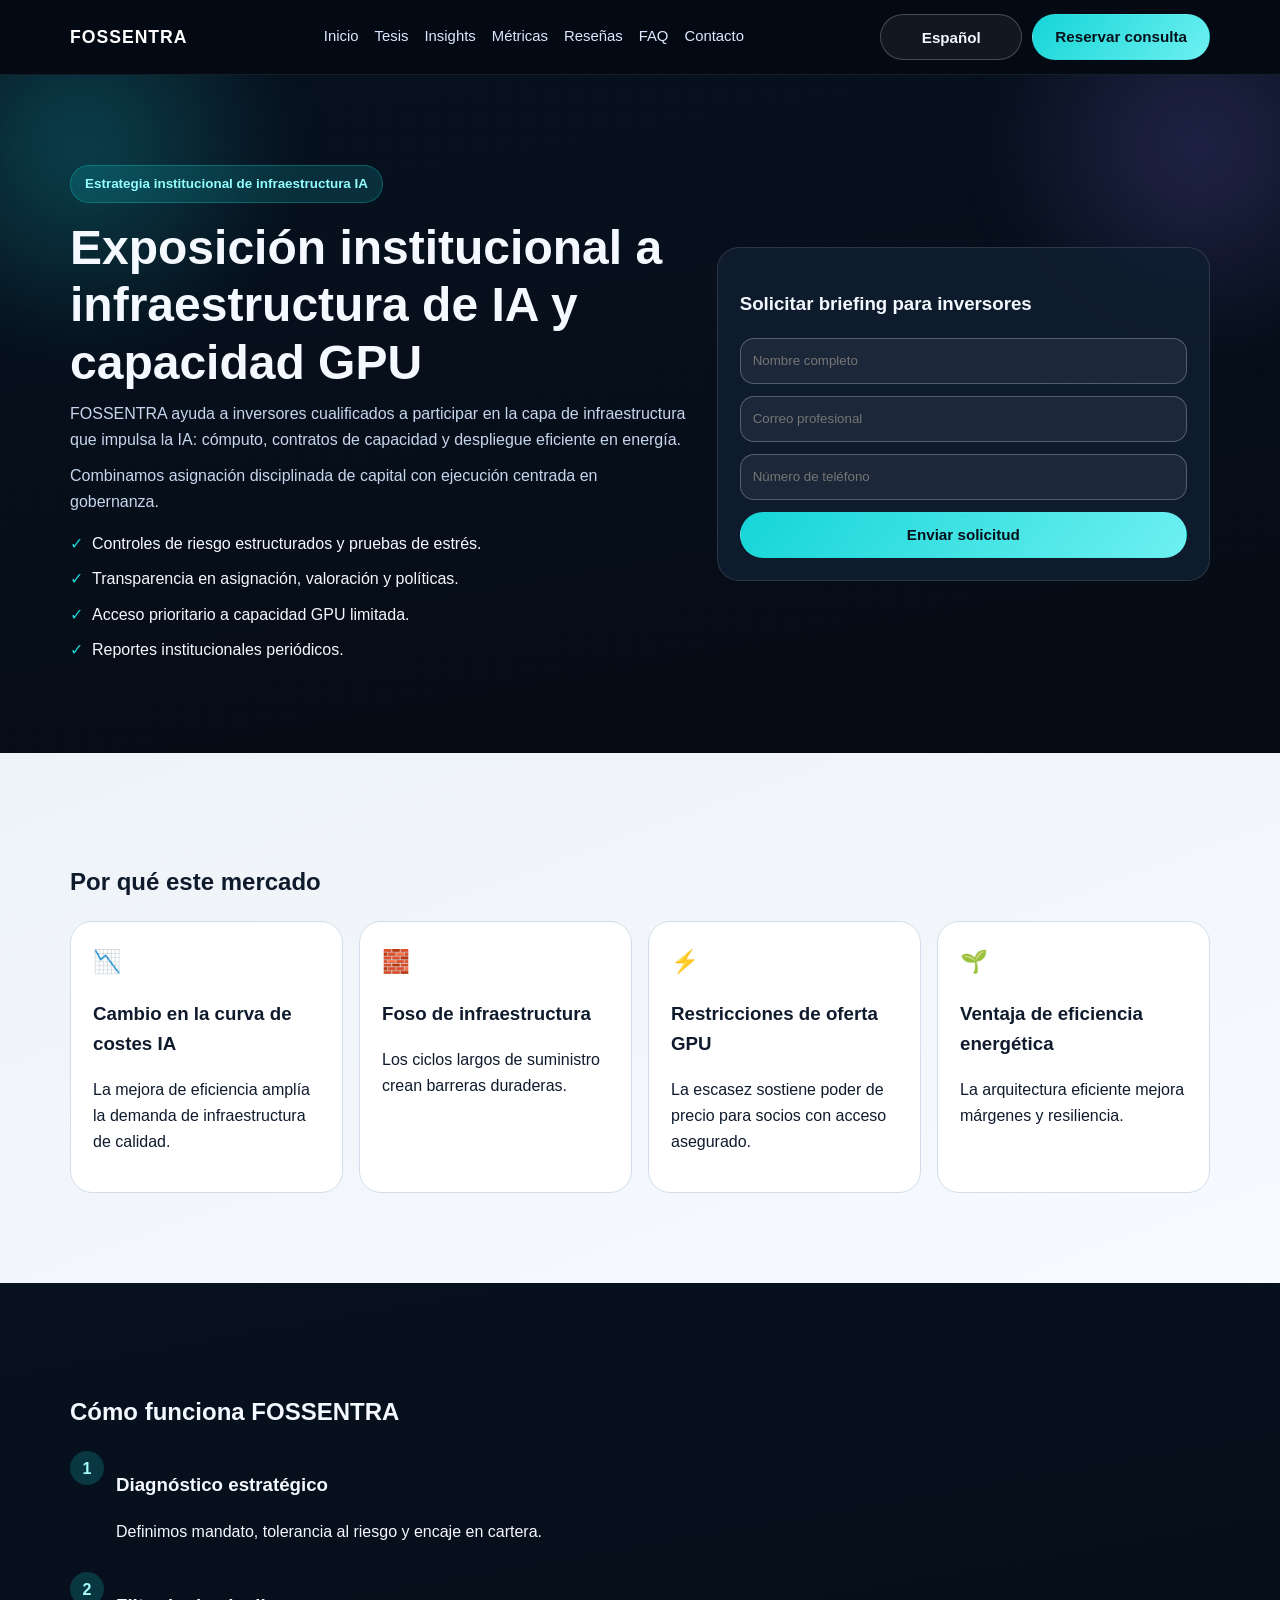
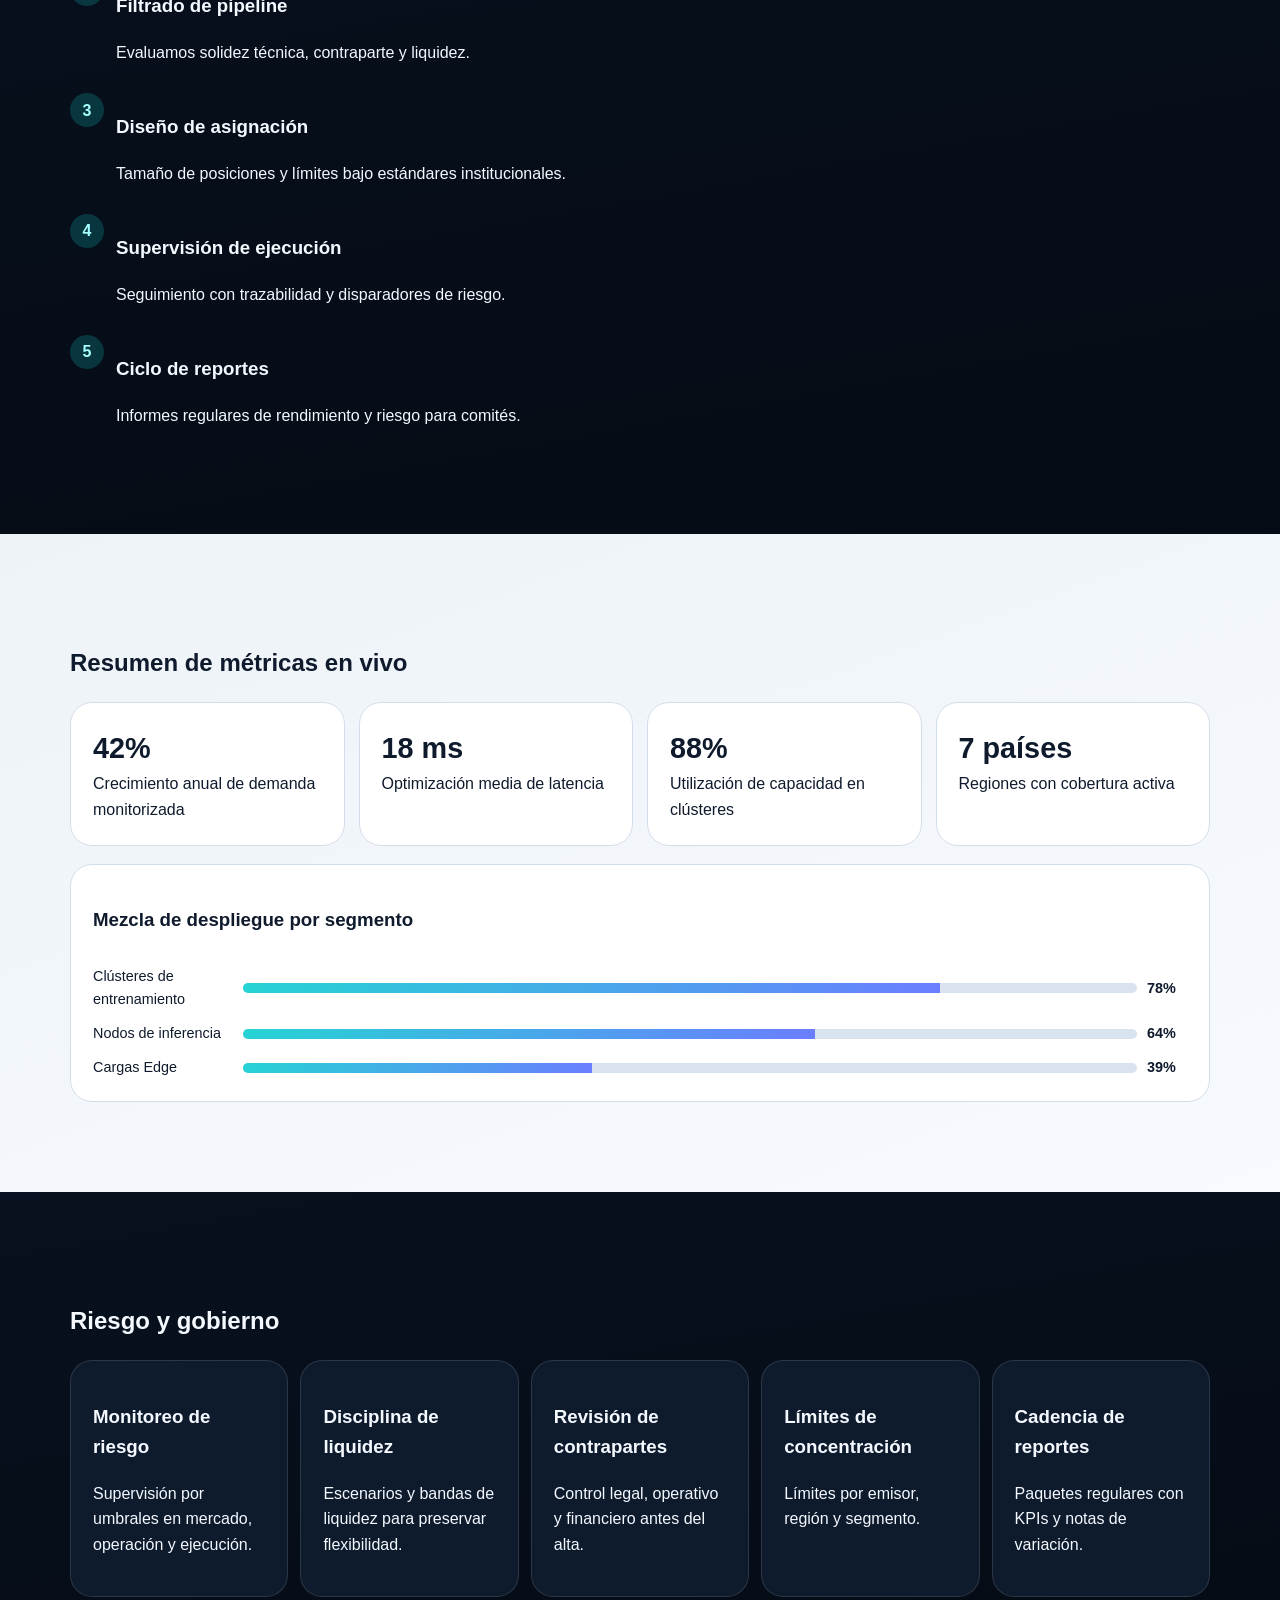
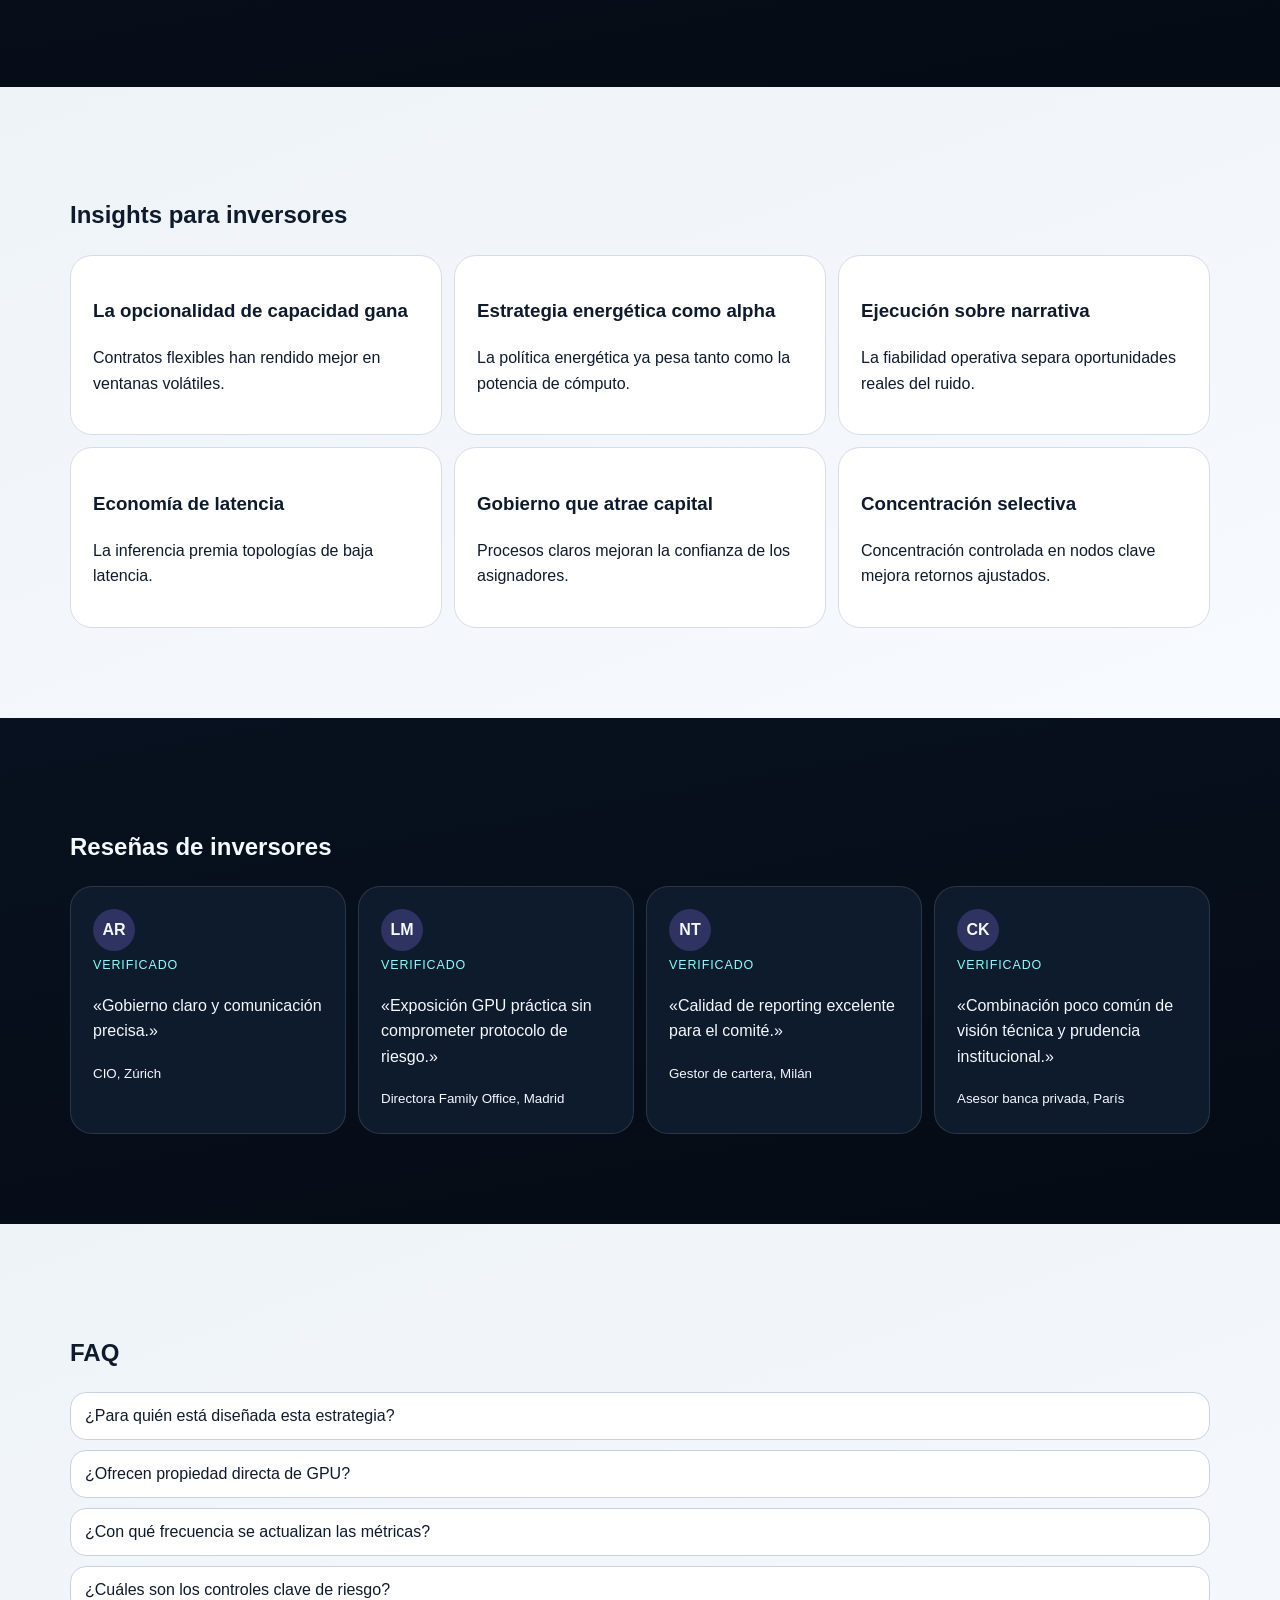
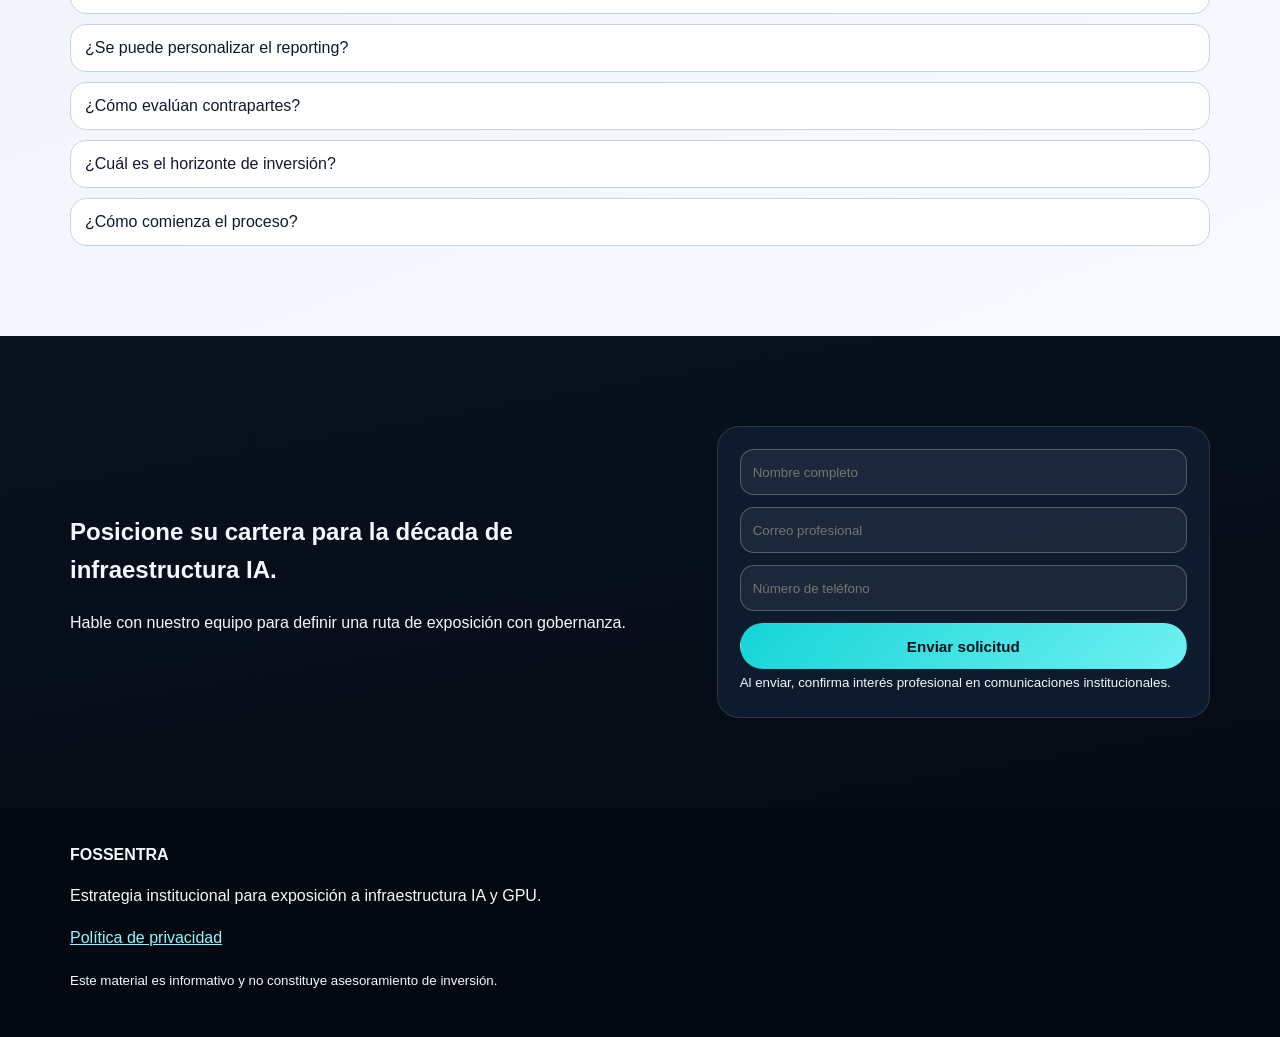
<file: es/index.html>
<!doctype html><html lang="es"><head><meta charset="UTF-8"/><meta name="viewport" content="width=device-width, initial-scale=1.0"/><title>FOSSENTRA | Inversiones en Infraestructura IA y GPU</title><meta name="description" content="FOSSENTRA ofrece exposición institucional a infraestructura de IA y capacidad GPU con gobierno sólido."/><link rel="stylesheet" href="/assets/style.css"/></head><body>
<header><div class="container nav-wrap"><a class="brand" href="#home">FOSSENTRA</a><nav class="nav-links"><a href="#home">Inicio</a><a href="#thesis">Tesis</a><a href="#insights">Insights</a><a href="#metrics">Métricas</a><a href="#reviews">Reseñas</a><a href="#faq">FAQ</a><a href="#contact">Contacto</a></nav><div class="actions"><div class="lang-menu"><button class="lang-trigger" data-lang-trigger>Español</button><div class="lang-panel" data-lang-panel><a href="/index.html">English</a><a href="/de/index.html">Deutsch</a><a href="/fr/index.html">Français</a><a href="/es/index.html">Español</a><a href="/it/index.html">Italiano</a></div></div><a href="#contact" class="btn btn-primary">Reservar consulta</a><button class="btn btn-outline mobile-toggle" data-open-drawer>☰</button></div></div></header>
<div class="drawer-overlay" data-overlay></div><aside class="mobile-drawer" data-drawer><div class="drawer-top"><strong>Menú</strong><button class="close-btn" data-close-drawer>×</button></div><nav class="drawer-links"><a href="#home">Inicio</a><a href="#thesis">Tesis</a><a href="#insights">Insights</a><a href="#metrics">Métricas</a><a href="#reviews">Reseñas</a><a href="#faq">FAQ</a><a href="#contact">Contacto</a><div class="lang-menu"><button class="lang-trigger" data-lang-trigger>Español</button><div class="lang-panel" data-lang-panel><a href="/index.html">English</a><a href="/de/index.html">Deutsch</a><a href="/fr/index.html">Français</a><a href="/es/index.html">Español</a><a href="/it/index.html">Italiano</a></div></div><a href="#contact" class="btn btn-primary">Reservar consulta</a></nav></aside>
<section id="home" class="section-dark"><div class="mesh"></div><div class="mesh violet"></div><div class="container grid-2"><div class="reveal"><span class="badge">Estrategia institucional de infraestructura IA</span><h1>Exposición institucional a infraestructura de IA y capacidad GPU</h1><div class="lead"><p>FOSSENTRA ayuda a inversores cualificados a participar en la capa de infraestructura que impulsa la IA: cómputo, contratos de capacidad y despliegue eficiente en energía.</p><p>Combinamos asignación disciplinada de capital con ejecución centrada en gobernanza.</p></div><ul class="trust-list"><li>Controles de riesgo estructurados y pruebas de estrés.</li><li>Transparencia en asignación, valoración y políticas.</li><li>Acceso prioritario a capacidad GPU limitada.</li><li>Reportes institucionales periódicos.</li></ul></div><div class="card reveal"><h3>Solicitar briefing para inversores</h3><form class="form-grid"><input placeholder="Nombre completo" required><input type="email" placeholder="Correo profesional" required><input placeholder="Número de teléfono" required><button class="btn btn-primary" type="submit">Enviar solicitud</button></form></div></div></section>
<section id="thesis" class="section-light"><div class="container reveal"><h2>Por qué este mercado</h2><div class="cards-4"><article class="card"><div class="icon">📉</div><h3>Cambio en la curva de costes IA</h3><p>La mejora de eficiencia amplía la demanda de infraestructura de calidad.</p></article><article class="card"><div class="icon">🧱</div><h3>Foso de infraestructura</h3><p>Los ciclos largos de suministro crean barreras duraderas.</p></article><article class="card"><div class="icon">⚡</div><h3>Restricciones de oferta GPU</h3><p>La escasez sostiene poder de precio para socios con acceso asegurado.</p></article><article class="card"><div class="icon">🌱</div><h3>Ventaja de eficiencia energética</h3><p>La arquitectura eficiente mejora márgenes y resiliencia.</p></article></div></div></section>
<section class="section-dark"><div class="container reveal"><h2>Cómo funciona FOSSENTRA</h2><div class="timeline"><div class="step"><div class="num">1</div><div><h3>Diagnóstico estratégico</h3><p>Definimos mandato, tolerancia al riesgo y encaje en cartera.</p></div></div><div class="step"><div class="num">2</div><div><h3>Filtrado de pipeline</h3><p>Evaluamos solidez técnica, contraparte y liquidez.</p></div></div><div class="step"><div class="num">3</div><div><h3>Diseño de asignación</h3><p>Tamaño de posiciones y límites bajo estándares institucionales.</p></div></div><div class="step"><div class="num">4</div><div><h3>Supervisión de ejecución</h3><p>Seguimiento con trazabilidad y disparadores de riesgo.</p></div></div><div class="step"><div class="num">5</div><div><h3>Ciclo de reportes</h3><p>Informes regulares de rendimiento y riesgo para comités.</p></div></div></div></div></section>
<section id="metrics" class="section-light"><div class="container reveal"><h2>Resumen de métricas en vivo</h2><div class="metrics"><div class="card metric"><strong data-counter="42" data-suffix="%">0%</strong><span>Crecimiento anual de demanda monitorizada</span></div><div class="card metric"><strong data-counter="18" data-suffix=" ms">0 ms</strong><span>Optimización media de latencia</span></div><div class="card metric"><strong data-counter="96" data-suffix="%">0%</strong><span>Utilización de capacidad en clústeres</span></div><div class="card metric"><strong data-counter="7" data-suffix=" países">0 países</strong><span>Regiones con cobertura activa</span></div></div><div class="card bars"><h3>Mezcla de despliegue por segmento</h3><div class="bar-row"><span>Clústeres de entrenamiento</span><div class="bar"><div class="fill" style="width:78%"></div></div><strong>78%</strong></div><div class="bar-row"><span>Nodos de inferencia</span><div class="bar"><div class="fill" style="width:64%"></div></div><strong>64%</strong></div><div class="bar-row"><span>Cargas Edge</span><div class="bar"><div class="fill" style="width:39%"></div></div><strong>39%</strong></div></div></div></section>
<section class="section-dark"><div class="container reveal"><h2>Riesgo y gobierno</h2><div class="checklist"><article class="card"><h3>Monitoreo de riesgo</h3><p>Supervisión por umbrales en mercado, operación y ejecución.</p></article><article class="card"><h3>Disciplina de liquidez</h3><p>Escenarios y bandas de liquidez para preservar flexibilidad.</p></article><article class="card"><h3>Revisión de contrapartes</h3><p>Control legal, operativo y financiero antes del alta.</p></article><article class="card"><h3>Límites de concentración</h3><p>Límites por emisor, región y segmento.</p></article><article class="card"><h3>Cadencia de reportes</h3><p>Paquetes regulares con KPIs y notas de variación.</p></article></div></div></section>
<section id="insights" class="section-light"><div class="container reveal"><h2>Insights para inversores</h2><div class="insights"><article class="card"><h3>La opcionalidad de capacidad gana</h3><p>Contratos flexibles han rendido mejor en ventanas volátiles.</p></article><article class="card"><h3>Estrategia energética como alpha</h3><p>La política energética ya pesa tanto como la potencia de cómputo.</p></article><article class="card"><h3>Ejecución sobre narrativa</h3><p>La fiabilidad operativa separa oportunidades reales del ruido.</p></article><article class="card"><h3>Economía de latencia</h3><p>La inferencia premia topologías de baja latencia.</p></article><article class="card"><h3>Gobierno que atrae capital</h3><p>Procesos claros mejoran la confianza de los asignadores.</p></article><article class="card"><h3>Concentración selectiva</h3><p>Concentración controlada en nodos clave mejora retornos ajustados.</p></article></div></div></section>
<section id="reviews" class="section-dark"><div class="container reveal"><h2>Reseñas de inversores</h2><div class="review-grid"><article class="card review"><div class="initials">AR</div><span class="verified">VERIFICADO</span><p>«Gobierno claro y comunicación precisa.»</p><small>CIO, Zúrich</small></article><article class="card review"><div class="initials">LM</div><span class="verified">VERIFICADO</span><p>«Exposición GPU práctica sin comprometer protocolo de riesgo.»</p><small>Directora Family Office, Madrid</small></article><article class="card review"><div class="initials">NT</div><span class="verified">VERIFICADO</span><p>«Calidad de reporting excelente para el comité.»</p><small>Gestor de cartera, Milán</small></article><article class="card review"><div class="initials">CK</div><span class="verified">VERIFICADO</span><p>«Combinación poco común de visión técnica y prudencia institucional.»</p><small>Asesor banca privada, París</small></article></div></div></section>
<section id="faq" class="section-light"><div class="container reveal"><h2>FAQ</h2><div class="faq"><div class="faq-item"><button class="faq-q">¿Para quién está diseñada esta estrategia?</button><div class="faq-a"><p>Para inversores cualificados que buscan exposición estructurada a infraestructura IA.</p></div></div><div class="faq-item"><button class="faq-q">¿Ofrecen propiedad directa de GPU?</button><div class="faq-a"><p>Nos enfocamos en vías de acceso y contratos, no en especulación minorista.</p></div></div><div class="faq-item"><button class="faq-q">¿Con qué frecuencia se actualizan las métricas?</button><div class="faq-a"><p>Con una cadencia definida y comunicada en informes periódicos.</p></div></div><div class="faq-item"><button class="faq-q">¿Cuáles son los controles clave de riesgo?</button><div class="faq-a"><p>Límites de concentración, planificación de liquidez y evaluación de contrapartes.</p></div></div><div class="faq-item"><button class="faq-q">¿Se puede personalizar el reporting?</button><div class="faq-a"><p>Sí, según plantillas de comité y requisitos de gobernanza.</p></div></div><div class="faq-item"><button class="faq-q">¿Cómo evalúan contrapartes?</button><div class="faq-a"><p>Mediante análisis legal, operativo y de resiliencia financiera.</p></div></div><div class="faq-item"><button class="faq-q">¿Cuál es el horizonte de inversión?</button><div class="faq-a"><p>Normalmente medio y largo plazo, alineado a ciclos de infraestructura.</p></div></div><div class="faq-item"><button class="faq-q">¿Cómo comienza el proceso?</button><div class="faq-a"><p>Envíe su solicitud para agendar una consulta inicial.</p></div></div></div></div></section>
<section id="contact" class="section-dark"><div class="container grid-2 reveal"><div><h2>Posicione su cartera para la década de infraestructura IA.</h2><p>Hable con nuestro equipo para definir una ruta de exposición con gobernanza.</p></div><div class="card"><form class="form-grid"><input placeholder="Nombre completo" required><input type="email" placeholder="Correo profesional" required><input placeholder="Número de teléfono" required><button class="btn btn-primary" type="submit">Enviar solicitud</button></form><small>Al enviar, confirma interés profesional en comunicaciones institucionales.</small></div></div></section>
<footer><div class="container"><strong>FOSSENTRA</strong><p>Estrategia institucional para exposición a infraestructura IA y GPU.</p><p><a href="#" data-open-privacy>Política de privacidad</a></p><small>Este material es informativo y no constituye asesoramiento de inversión.</small></div></footer>
<div class="modal-wrap" data-privacy-modal><div class="modal"><div class="modal-head"><h3>Política de privacidad</h3><button class="close-btn" data-close-privacy>×</button></div><div class="modal-body"><h4>1. Alcance</h4><p>Esta política explica cómo FOSSENTRA recopila, usa y protege datos personales.</p><h4>2. Datos recopilados</h4><ul><li>Identidad y contacto profesional.</li><li>Información enviada en solicitudes.</li><li>Datos técnicos de uso y registros.</li></ul><h4>3. Finalidad</h4><ul><li>Evaluar idoneidad de comunicación institucional.</li><li>Coordinar consultas y seguimiento.</li><li>Cumplimiento y seguridad operativa.</li></ul><h4>4. Base legal</h4><p>Interés legítimo, medidas precontractuales y obligaciones regulatorias.</p><h4>5. Compartición</h4><p>Solo con proveedores contratados bajo confidencialidad y salvaguardas.</p><h4>6. Conservación</h4><p>Se conservan datos el tiempo necesario y luego se eliminan o anonimizan.</p><h4>7. Derechos</h4><ul><li>Acceso, rectificación y supresión.</li><li>Limitación u oposición al tratamiento.</li><li>Reclamación ante autoridad competente.</li></ul><h4>8. Seguridad</h4><p>Controles técnicos y organizativos, cifrado en tránsito y control de accesos.</p><h4>9. Contacto</h4><p>Use el formulario e indique «Solicitud de privacidad» en el asunto.</p></div><button class="btn btn-primary" data-close-privacy-bottom>Cerrar</button></div></div>
<script src="/assets/app.js"></script></body></html>
</file>
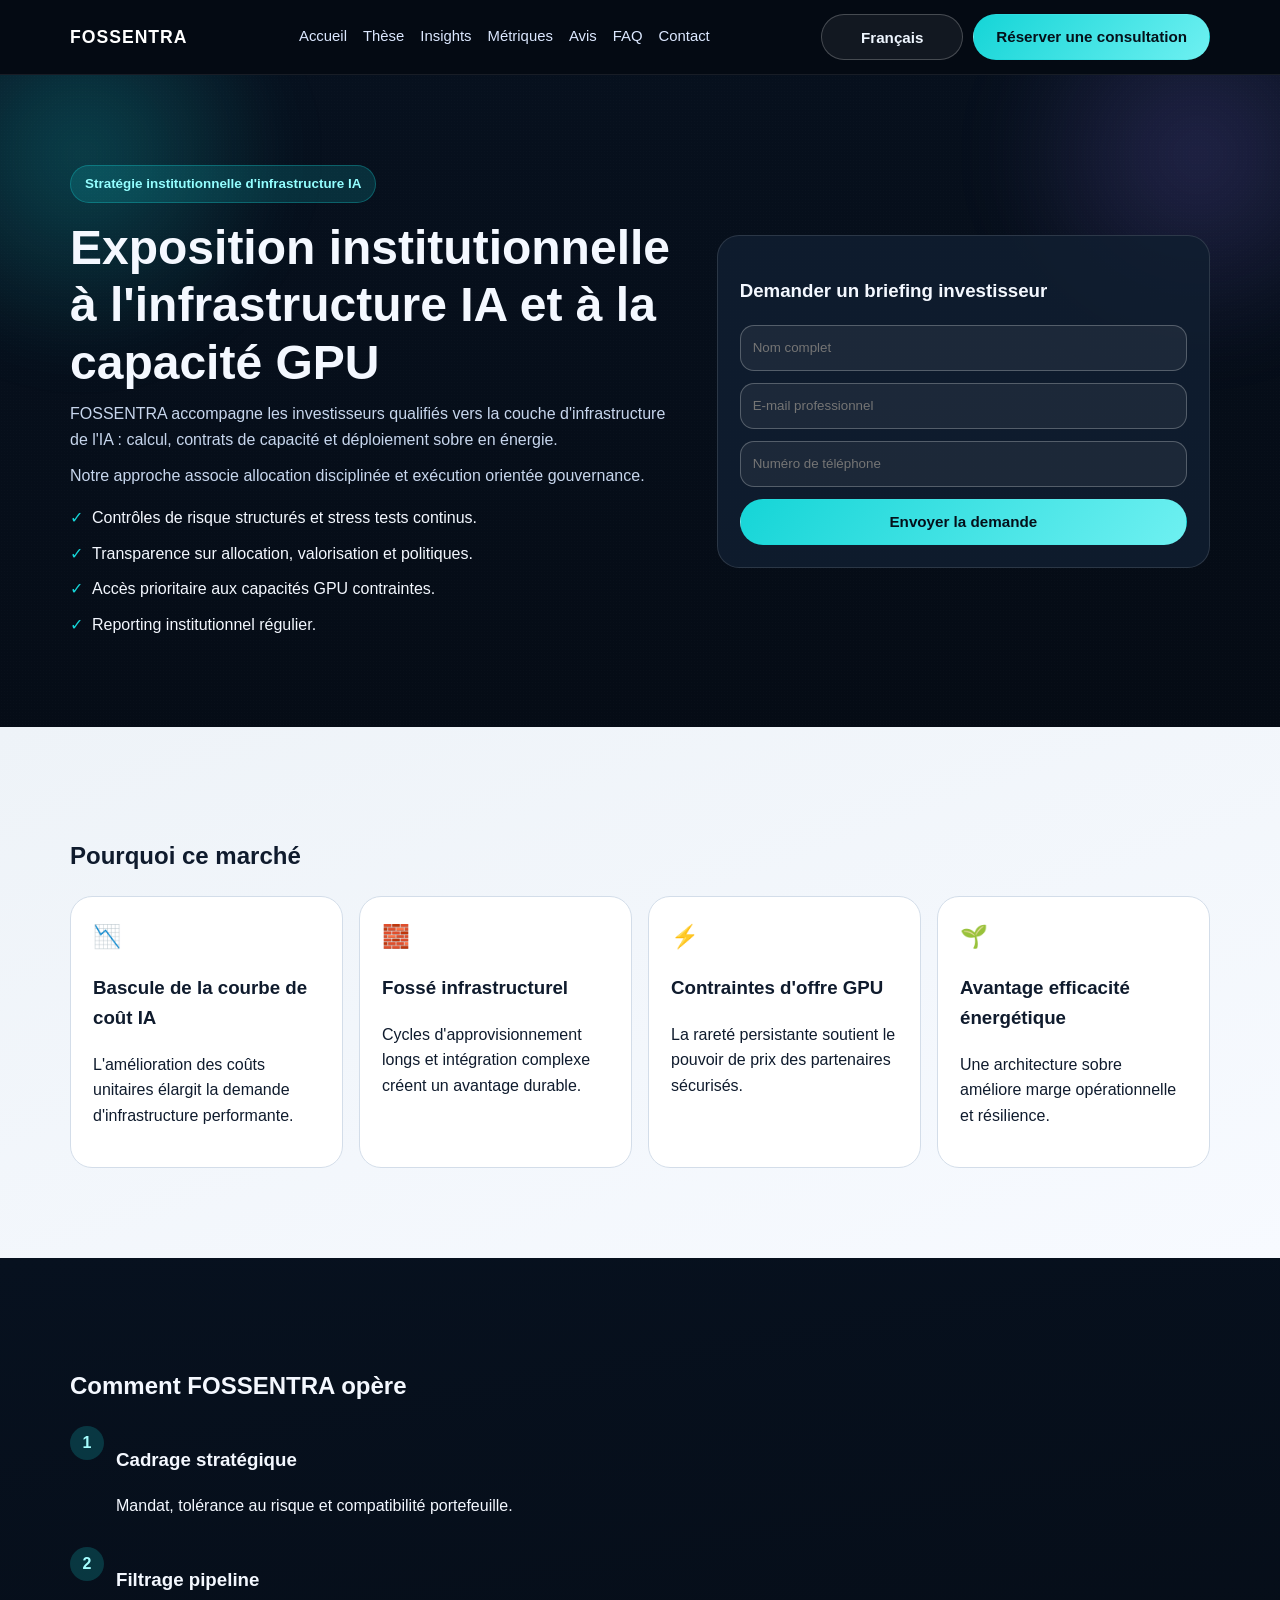
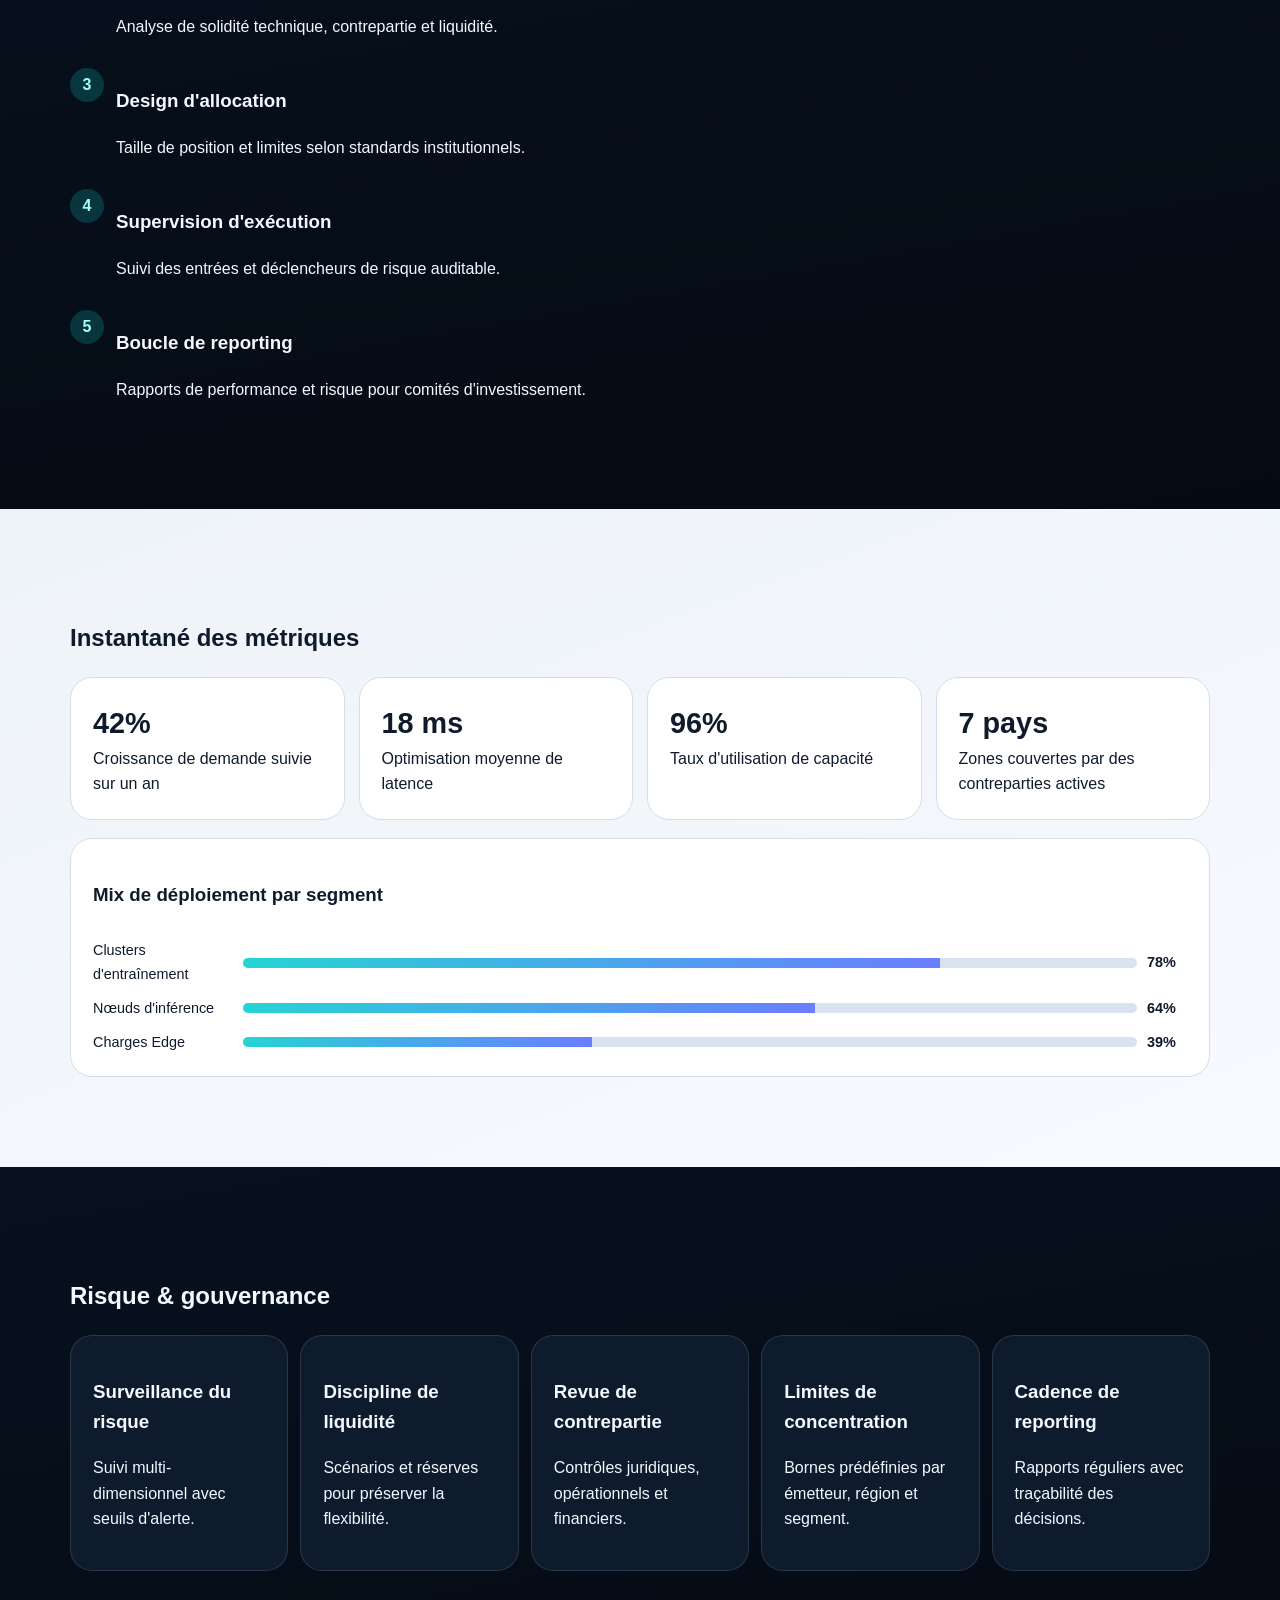
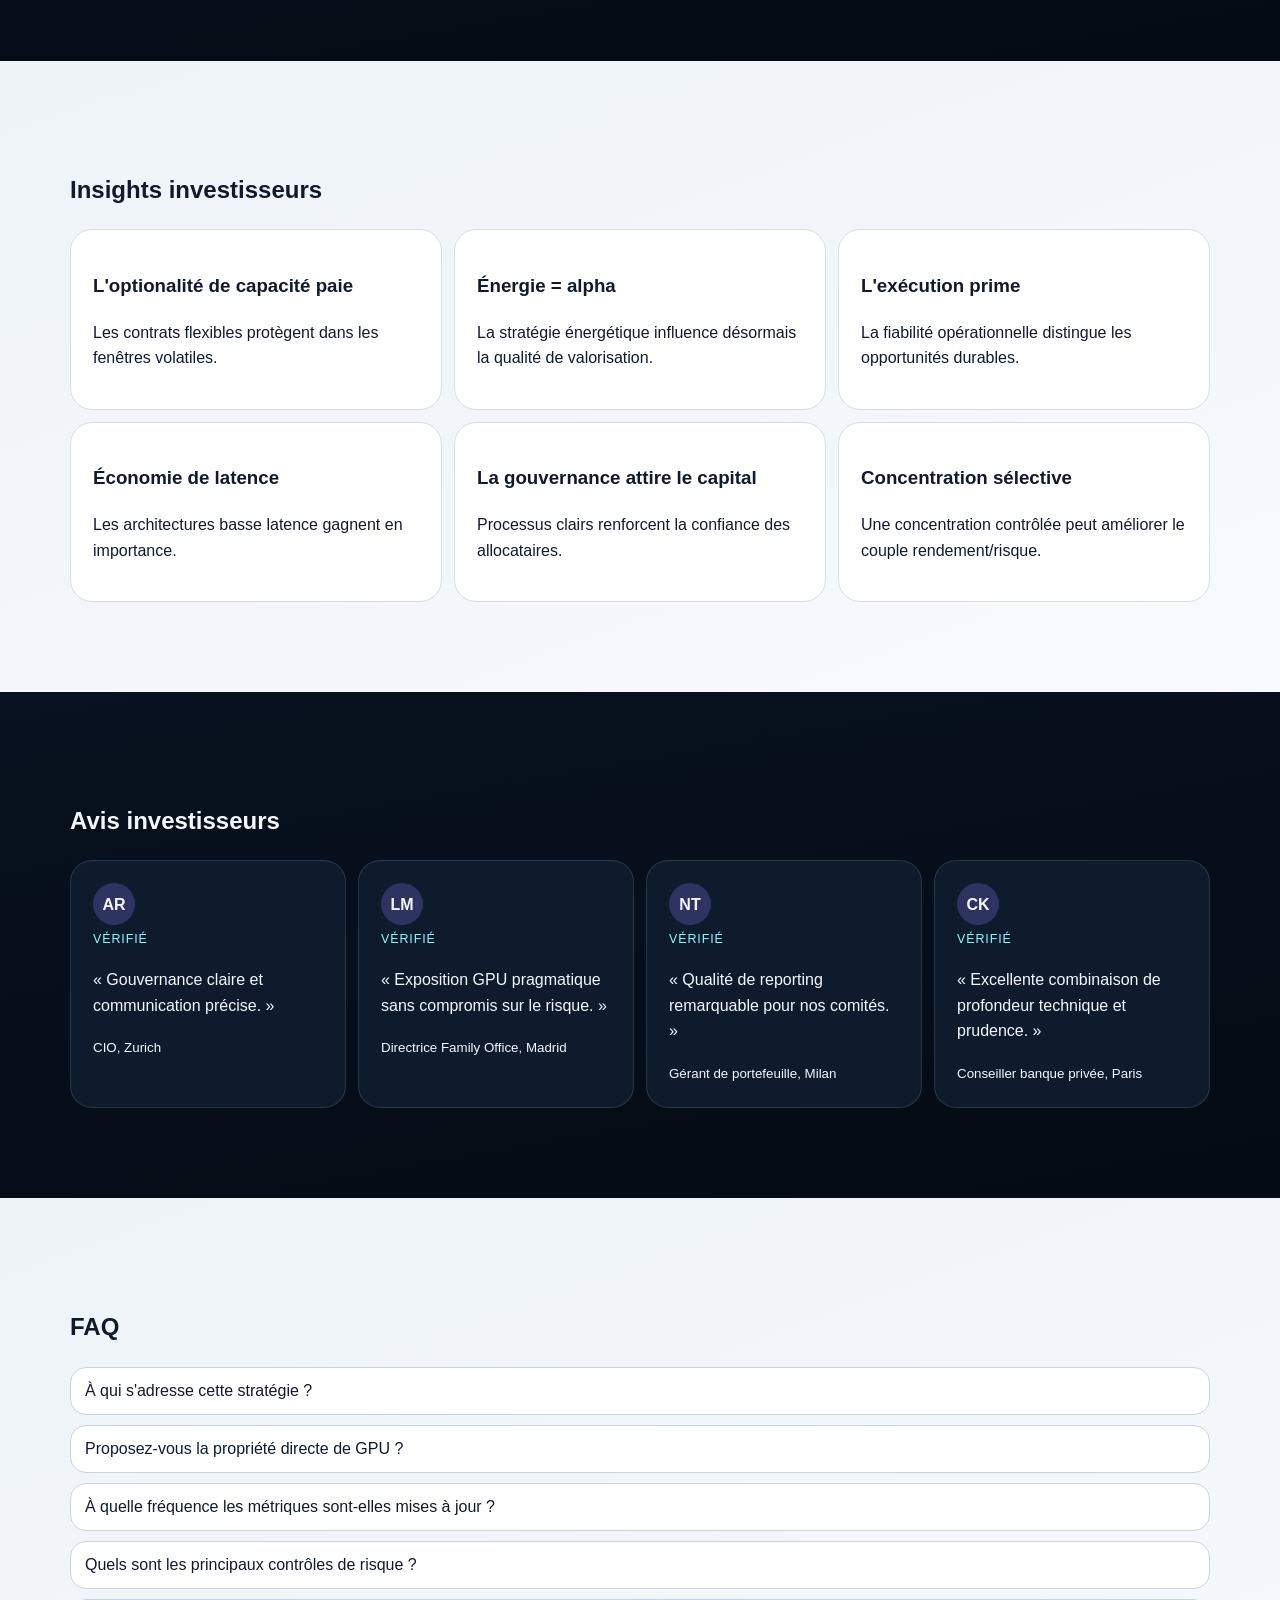
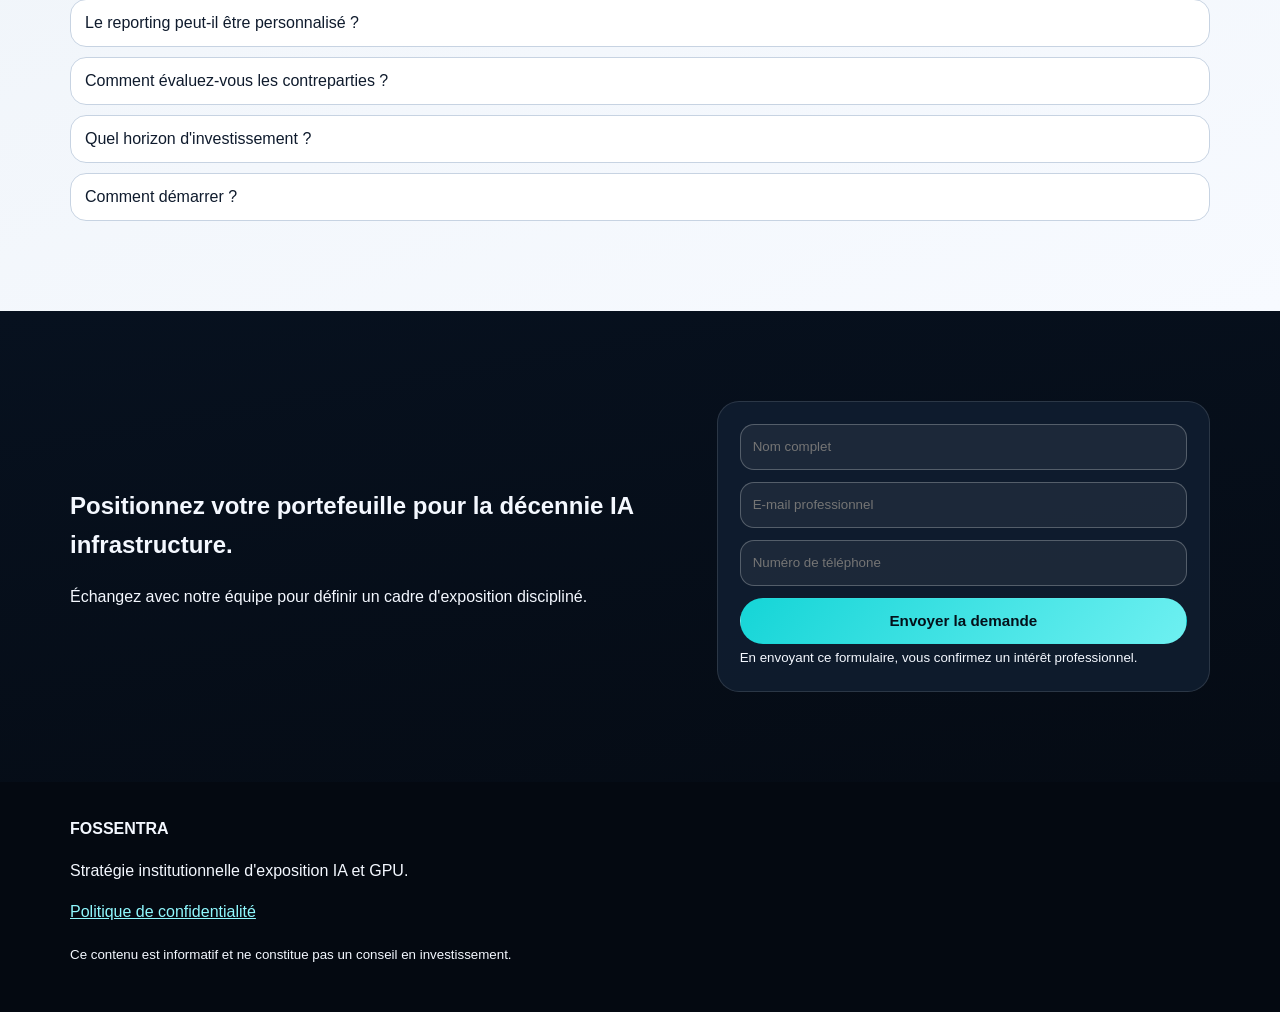
<file: fr/index.html>
<!doctype html><html lang="fr"><head><meta charset="UTF-8"/><meta name="viewport" content="width=device-width, initial-scale=1.0"/><title>FOSSENTRA | Investissements IA & GPU</title><meta name="description" content="FOSSENTRA offre une exposition institutionnelle à l'infrastructure IA et à la capacité GPU avec gouvernance rigoureuse."/><link rel="stylesheet" href="/assets/style.css"/></head><body>
<header><div class="container nav-wrap"><a class="brand" href="#home">FOSSENTRA</a><nav class="nav-links"><a href="#home">Accueil</a><a href="#thesis">Thèse</a><a href="#insights">Insights</a><a href="#metrics">Métriques</a><a href="#reviews">Avis</a><a href="#faq">FAQ</a><a href="#contact">Contact</a></nav><div class="actions"><div class="lang-menu"><button class="lang-trigger" data-lang-trigger>Français</button><div class="lang-panel" data-lang-panel><a href="/index.html">English</a><a href="/de/index.html">Deutsch</a><a href="/fr/index.html">Français</a><a href="/es/index.html">Español</a><a href="/it/index.html">Italiano</a></div></div><a href="#contact" class="btn btn-primary">Réserver une consultation</a><button class="btn btn-outline mobile-toggle" data-open-drawer>☰</button></div></div></header>
<div class="drawer-overlay" data-overlay></div><aside class="mobile-drawer" data-drawer><div class="drawer-top"><strong>Menu</strong><button class="close-btn" data-close-drawer>×</button></div><nav class="drawer-links"><a href="#home">Accueil</a><a href="#thesis">Thèse</a><a href="#insights">Insights</a><a href="#metrics">Métriques</a><a href="#reviews">Avis</a><a href="#faq">FAQ</a><a href="#contact">Contact</a><div class="lang-menu"><button class="lang-trigger" data-lang-trigger>Français</button><div class="lang-panel" data-lang-panel><a href="/index.html">English</a><a href="/de/index.html">Deutsch</a><a href="/fr/index.html">Français</a><a href="/es/index.html">Español</a><a href="/it/index.html">Italiano</a></div></div><a href="#contact" class="btn btn-primary">Réserver une consultation</a></nav></aside>
<section id="home" class="section-dark"><div class="mesh"></div><div class="mesh violet"></div><div class="container grid-2"><div class="reveal"><span class="badge">Stratégie institutionnelle d'infrastructure IA</span><h1>Exposition institutionnelle à l'infrastructure IA et à la capacité GPU</h1><div class="lead"><p>FOSSENTRA accompagne les investisseurs qualifiés vers la couche d'infrastructure de l'IA : calcul, contrats de capacité et déploiement sobre en énergie.</p><p>Notre approche associe allocation disciplinée et exécution orientée gouvernance.</p></div><ul class="trust-list"><li>Contrôles de risque structurés et stress tests continus.</li><li>Transparence sur allocation, valorisation et politiques.</li><li>Accès prioritaire aux capacités GPU contraintes.</li><li>Reporting institutionnel régulier.</li></ul></div><div class="card reveal"><h3>Demander un briefing investisseur</h3><form class="form-grid"><input placeholder="Nom complet" required><input type="email" placeholder="E-mail professionnel" required><input placeholder="Numéro de téléphone" required><button class="btn btn-primary" type="submit">Envoyer la demande</button></form></div></div></section>
<section id="thesis" class="section-light"><div class="container reveal"><h2>Pourquoi ce marché</h2><div class="cards-4"><article class="card"><div class="icon">📉</div><h3>Bascule de la courbe de coût IA</h3><p>L'amélioration des coûts unitaires élargit la demande d'infrastructure performante.</p></article><article class="card"><div class="icon">🧱</div><h3>Fossé infrastructurel</h3><p>Cycles d'approvisionnement longs et intégration complexe créent un avantage durable.</p></article><article class="card"><div class="icon">⚡</div><h3>Contraintes d'offre GPU</h3><p>La rareté persistante soutient le pouvoir de prix des partenaires sécurisés.</p></article><article class="card"><div class="icon">🌱</div><h3>Avantage efficacité énergétique</h3><p>Une architecture sobre améliore marge opérationnelle et résilience.</p></article></div></div></section>
<section class="section-dark"><div class="container reveal"><h2>Comment FOSSENTRA opère</h2><div class="timeline"><div class="step"><div class="num">1</div><div><h3>Cadrage stratégique</h3><p>Mandat, tolérance au risque et compatibilité portefeuille.</p></div></div><div class="step"><div class="num">2</div><div><h3>Filtrage pipeline</h3><p>Analyse de solidité technique, contrepartie et liquidité.</p></div></div><div class="step"><div class="num">3</div><div><h3>Design d'allocation</h3><p>Taille de position et limites selon standards institutionnels.</p></div></div><div class="step"><div class="num">4</div><div><h3>Supervision d'exécution</h3><p>Suivi des entrées et déclencheurs de risque auditable.</p></div></div><div class="step"><div class="num">5</div><div><h3>Boucle de reporting</h3><p>Rapports de performance et risque pour comités d'investissement.</p></div></div></div></div></section>
<section id="metrics" class="section-light"><div class="container reveal"><h2>Instantané des métriques</h2><div class="metrics"><div class="card metric"><strong data-counter="42" data-suffix="%">0%</strong><span>Croissance de demande suivie sur un an</span></div><div class="card metric"><strong data-counter="18" data-suffix=" ms">0 ms</strong><span>Optimisation moyenne de latence</span></div><div class="card metric"><strong data-counter="96" data-suffix="%">0%</strong><span>Taux d'utilisation de capacité</span></div><div class="card metric"><strong data-counter="7" data-suffix=" pays">0 pays</strong><span>Zones couvertes par des contreparties actives</span></div></div><div class="card bars"><h3>Mix de déploiement par segment</h3><div class="bar-row"><span>Clusters d'entraînement</span><div class="bar"><div class="fill" style="width:78%"></div></div><strong>78%</strong></div><div class="bar-row"><span>Nœuds d'inférence</span><div class="bar"><div class="fill" style="width:64%"></div></div><strong>64%</strong></div><div class="bar-row"><span>Charges Edge</span><div class="bar"><div class="fill" style="width:39%"></div></div><strong>39%</strong></div></div></div></section>
<section class="section-dark"><div class="container reveal"><h2>Risque & gouvernance</h2><div class="checklist"><article class="card"><h3>Surveillance du risque</h3><p>Suivi multi-dimensionnel avec seuils d'alerte.</p></article><article class="card"><h3>Discipline de liquidité</h3><p>Scénarios et réserves pour préserver la flexibilité.</p></article><article class="card"><h3>Revue de contrepartie</h3><p>Contrôles juridiques, opérationnels et financiers.</p></article><article class="card"><h3>Limites de concentration</h3><p>Bornes prédéfinies par émetteur, région et segment.</p></article><article class="card"><h3>Cadence de reporting</h3><p>Rapports réguliers avec traçabilité des décisions.</p></article></div></div></section>
<section id="insights" class="section-light"><div class="container reveal"><h2>Insights investisseurs</h2><div class="insights"><article class="card"><h3>L'optionalité de capacité paie</h3><p>Les contrats flexibles protègent dans les fenêtres volatiles.</p></article><article class="card"><h3>Énergie = alpha</h3><p>La stratégie énergétique influence désormais la qualité de valorisation.</p></article><article class="card"><h3>L'exécution prime</h3><p>La fiabilité opérationnelle distingue les opportunités durables.</p></article><article class="card"><h3>Économie de latence</h3><p>Les architectures basse latence gagnent en importance.</p></article><article class="card"><h3>La gouvernance attire le capital</h3><p>Processus clairs renforcent la confiance des allocataires.</p></article><article class="card"><h3>Concentration sélective</h3><p>Une concentration contrôlée peut améliorer le couple rendement/risque.</p></article></div></div></section>
<section id="reviews" class="section-dark"><div class="container reveal"><h2>Avis investisseurs</h2><div class="review-grid"><article class="card review"><div class="initials">AR</div><span class="verified">VÉRIFIÉ</span><p>« Gouvernance claire et communication précise. »</p><small>CIO, Zurich</small></article><article class="card review"><div class="initials">LM</div><span class="verified">VÉRIFIÉ</span><p>« Exposition GPU pragmatique sans compromis sur le risque. »</p><small>Directrice Family Office, Madrid</small></article><article class="card review"><div class="initials">NT</div><span class="verified">VÉRIFIÉ</span><p>« Qualité de reporting remarquable pour nos comités. »</p><small>Gérant de portefeuille, Milan</small></article><article class="card review"><div class="initials">CK</div><span class="verified">VÉRIFIÉ</span><p>« Excellente combinaison de profondeur technique et prudence. »</p><small>Conseiller banque privée, Paris</small></article></div></div></section>
<section id="faq" class="section-light"><div class="container reveal"><h2>FAQ</h2><div class="faq"><div class="faq-item"><button class="faq-q">À qui s'adresse cette stratégie ?</button><div class="faq-a"><p>Aux investisseurs qualifiés recherchant une exposition structurée à l'infrastructure IA.</p></div></div><div class="faq-item"><button class="faq-q">Proposez-vous la propriété directe de GPU ?</button><div class="faq-a"><p>Nous privilégions les voies d'accès contractuelles et les positions liées à l'infrastructure.</p></div></div><div class="faq-item"><button class="faq-q">À quelle fréquence les métriques sont-elles mises à jour ?</button><div class="faq-a"><p>Selon une cadence définie et communiquée en reporting.</p></div></div><div class="faq-item"><button class="faq-q">Quels sont les principaux contrôles de risque ?</button><div class="faq-a"><p>Limites de concentration, liquidité, revue de contrepartie et suivi par déclencheurs.</p></div></div><div class="faq-item"><button class="faq-q">Le reporting peut-il être personnalisé ?</button><div class="faq-a"><p>Oui, selon le format du comité d'investissement.</p></div></div><div class="faq-item"><button class="faq-q">Comment évaluez-vous les contreparties ?</button><div class="faq-a"><p>Via une due diligence juridique, opérationnelle et financière.</p></div></div><div class="faq-item"><button class="faq-q">Quel horizon d'investissement ?</button><div class="faq-a"><p>Généralement moyen à long terme, aligné sur les cycles d'adoption.</p></div></div><div class="faq-item"><button class="faq-q">Comment démarrer ?</button><div class="faq-a"><p>Envoyez une demande pour planifier un échange initial.</p></div></div></div></div></section>
<section id="contact" class="section-dark"><div class="container grid-2 reveal"><div><h2>Positionnez votre portefeuille pour la décennie IA infrastructure.</h2><p>Échangez avec notre équipe pour définir un cadre d'exposition discipliné.</p></div><div class="card"><form class="form-grid"><input placeholder="Nom complet" required><input type="email" placeholder="E-mail professionnel" required><input placeholder="Numéro de téléphone" required><button class="btn btn-primary" type="submit">Envoyer la demande</button></form><small>En envoyant ce formulaire, vous confirmez un intérêt professionnel.</small></div></div></section>
<footer><div class="container"><strong>FOSSENTRA</strong><p>Stratégie institutionnelle d'exposition IA et GPU.</p><p><a href="#" data-open-privacy>Politique de confidentialité</a></p><small>Ce contenu est informatif et ne constitue pas un conseil en investissement.</small></div></footer>
<div class="modal-wrap" data-privacy-modal><div class="modal"><div class="modal-head"><h3>Politique de confidentialité</h3><button class="close-btn" data-close-privacy>×</button></div><div class="modal-body"><h4>1. Portée</h4><p>Cette politique décrit la collecte et l'utilisation des données personnelles via ce site.</p><h4>2. Données collectées</h4><ul><li>Identité et coordonnées professionnelles.</li><li>Informations fournies dans les demandes.</li><li>Données techniques d'usage et journaux.</li></ul><h4>3. Finalités</h4><ul><li>Évaluer l'adéquation institutionnelle.</li><li>Organiser les consultations.</li><li>Assurer conformité et sécurité.</li></ul><h4>4. Base légale</h4><p>Intérêt légitime, mesures précontractuelles et obligations réglementaires.</p><h4>5. Partage</h4><p>Partage limité avec prestataires encadrés et obligations de confidentialité.</p><h4>6. Conservation</h4><p>Conservation pour la durée nécessaire puis suppression ou anonymisation.</p><h4>7. Vos droits</h4><ul><li>Accès, rectification, suppression.</li><li>Limitation ou opposition.</li><li>Réclamation auprès des autorités compétentes.</li></ul><h4>8. Sécurité</h4><p>Contrôles techniques et organisationnels, y compris transport chiffré.</p><h4>9. Contact</h4><p>Utilisez le formulaire avec l'objet « Demande confidentialité ».</p></div><button class="btn btn-primary" data-close-privacy-bottom>Fermer</button></div></div>
<script src="/assets/app.js"></script></body></html>
</file>
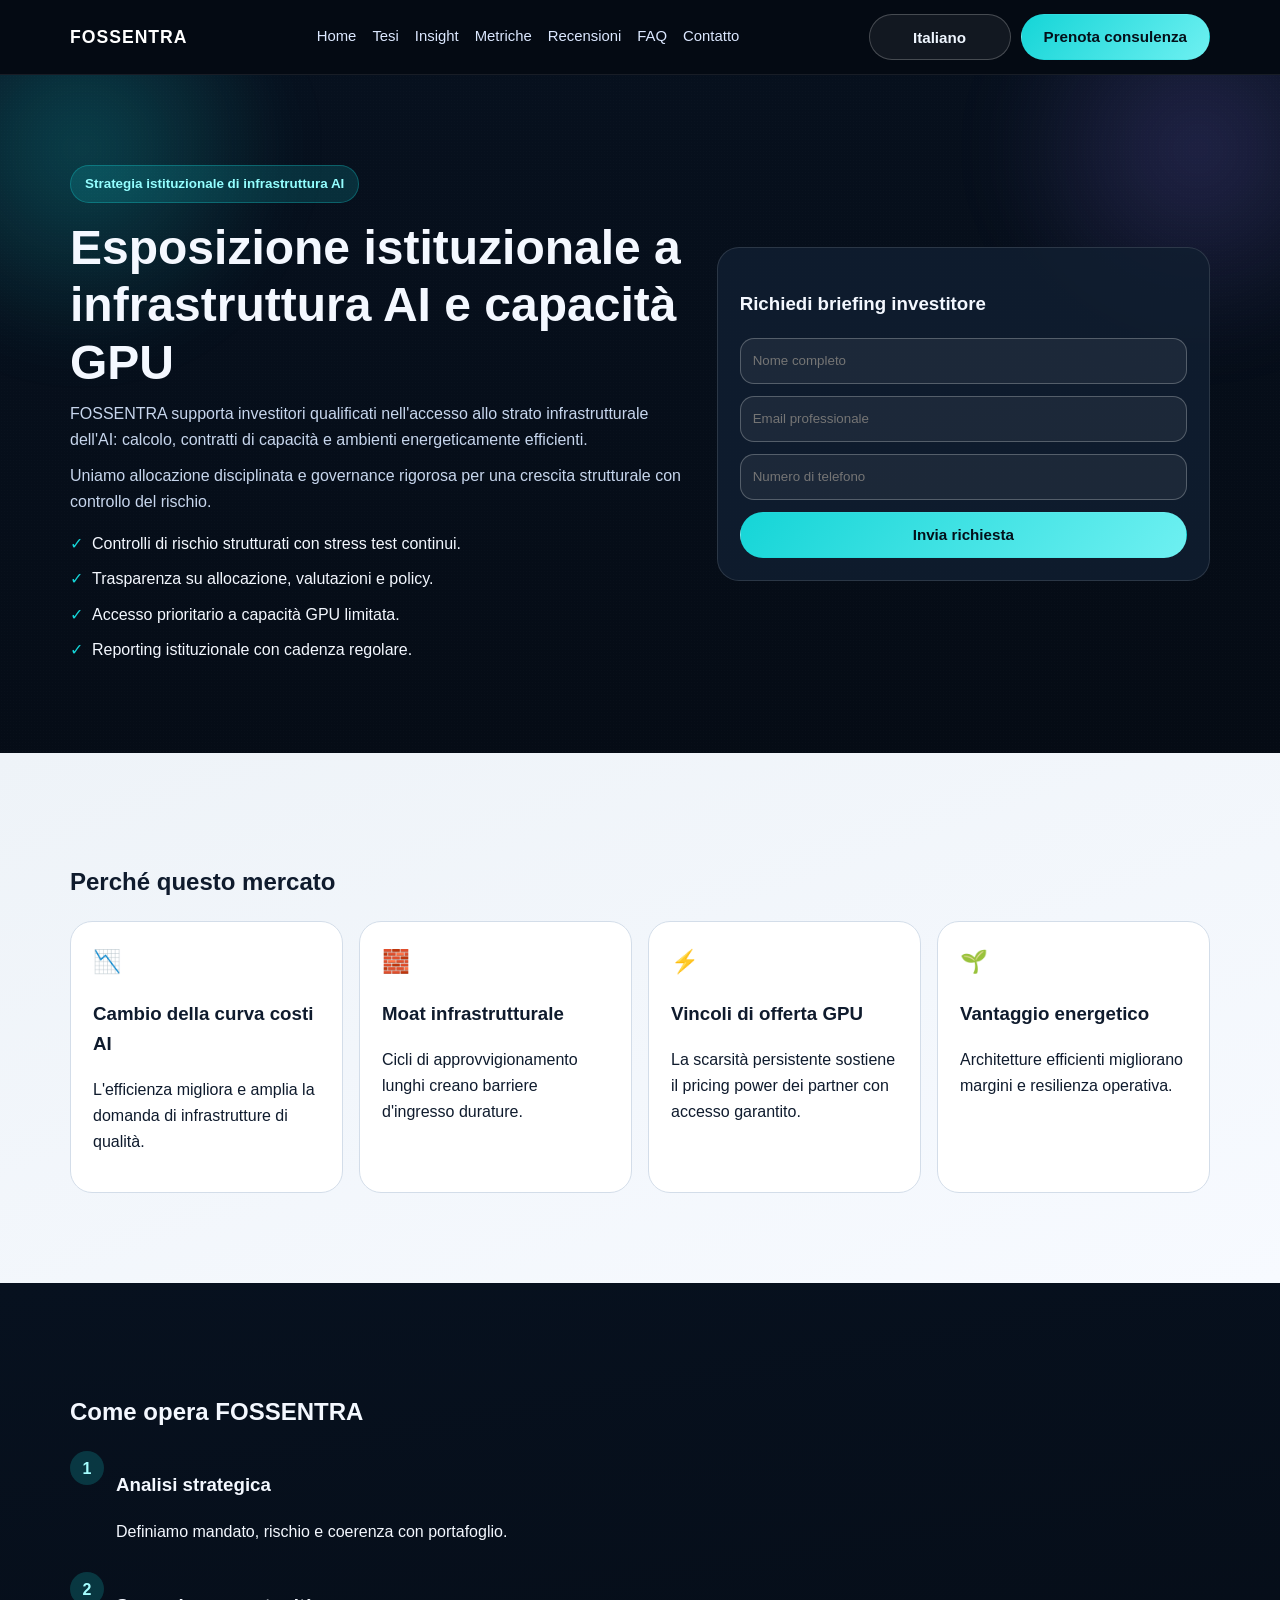
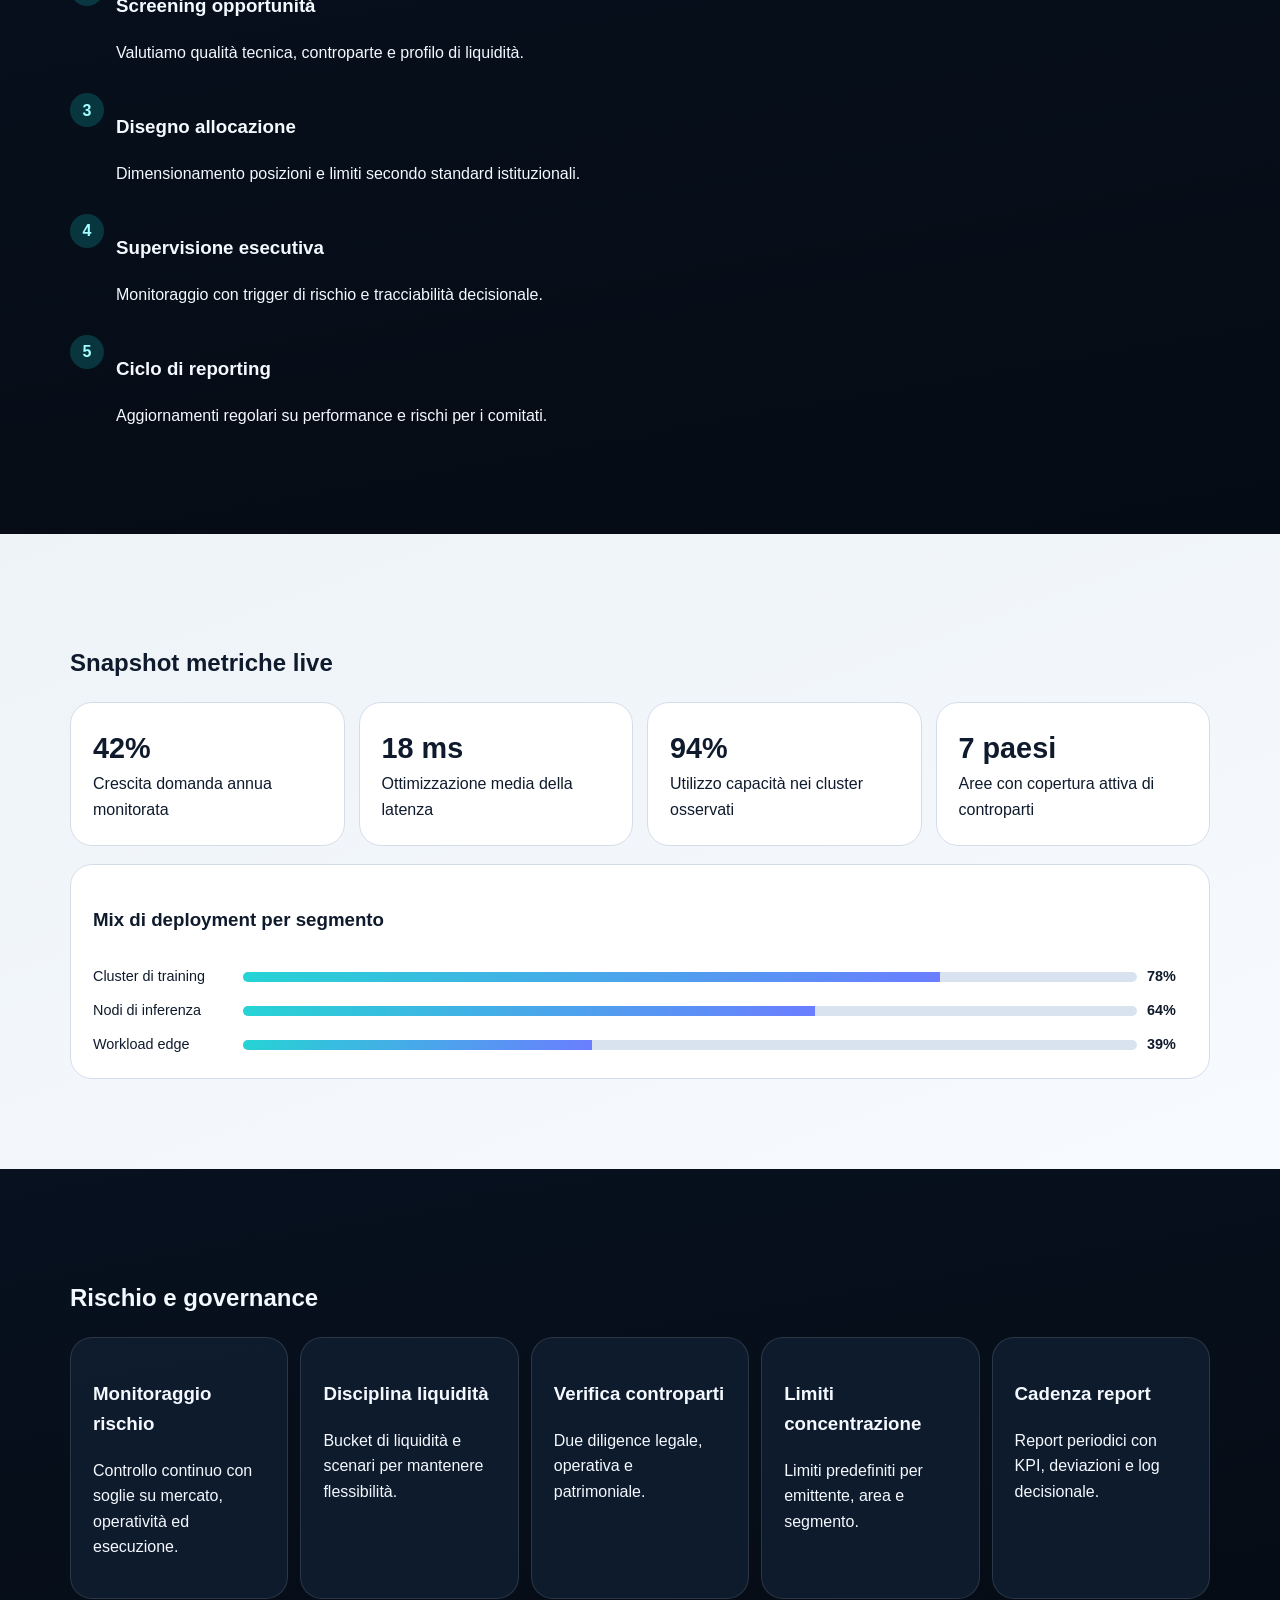
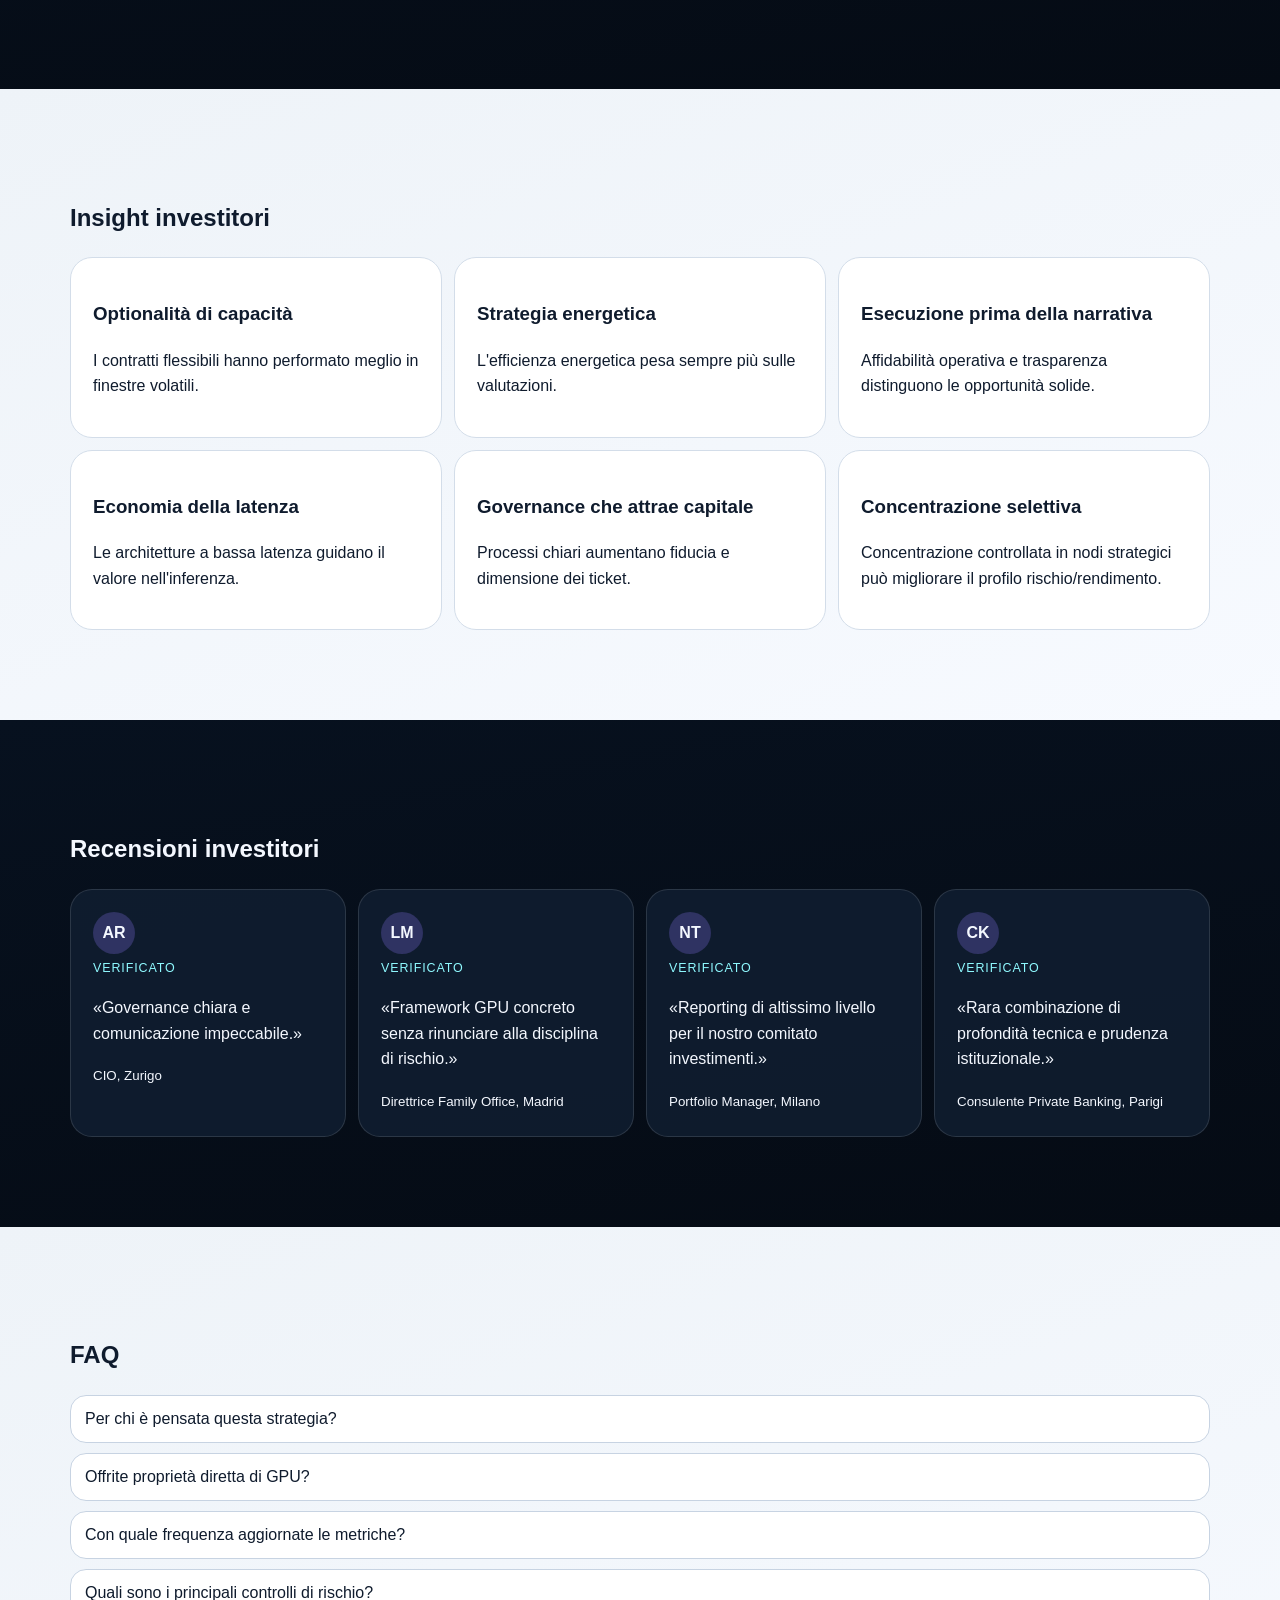
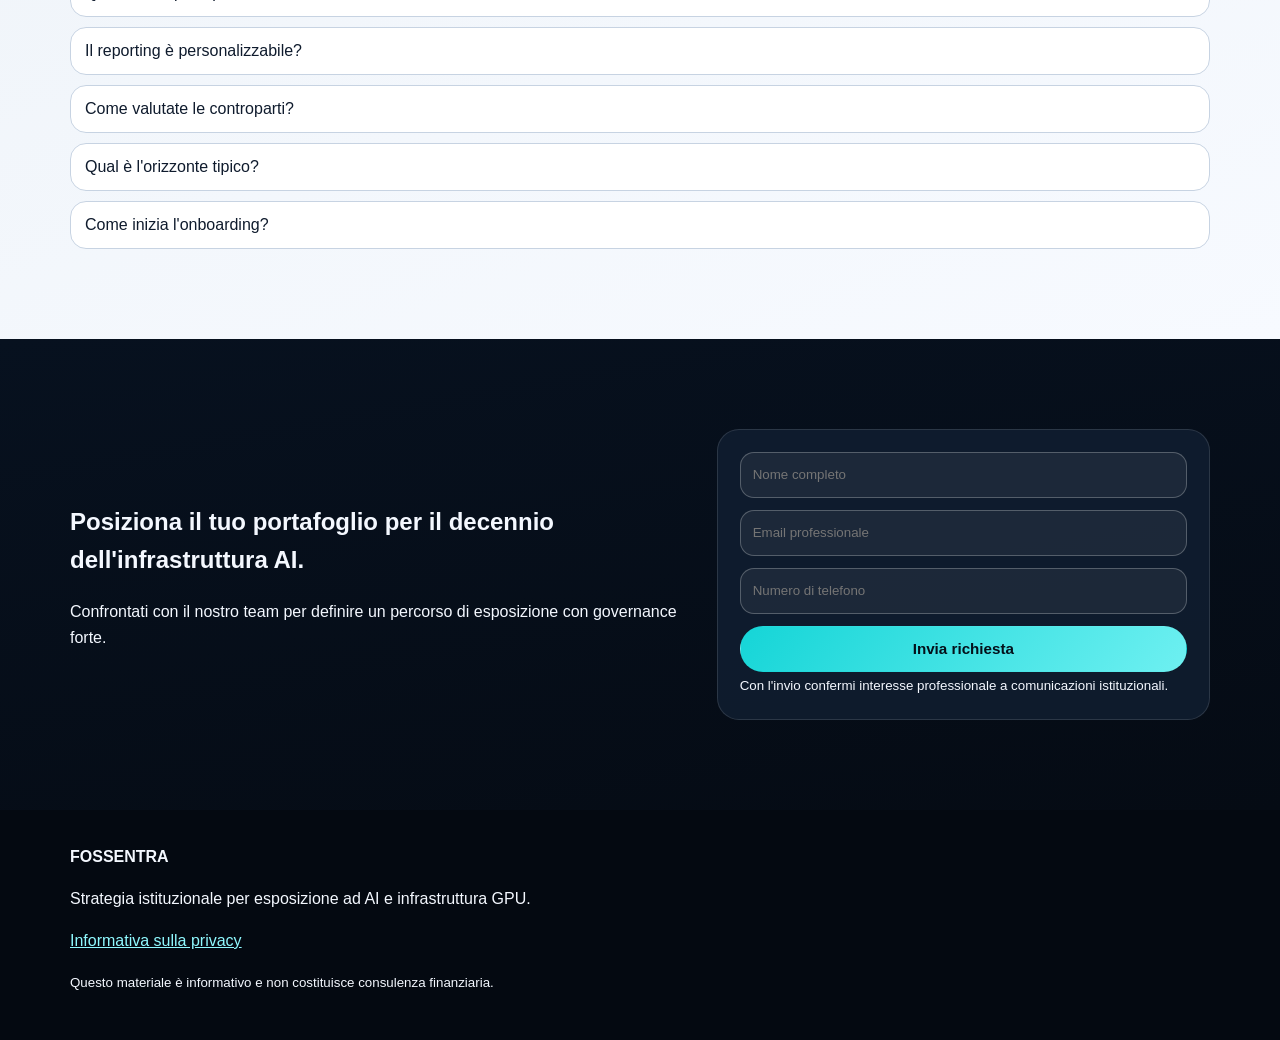
<file: it/index.html>
<!doctype html><html lang="it"><head><meta charset="UTF-8"/><meta name="viewport" content="width=device-width, initial-scale=1.0"/><title>FOSSENTRA | Investimenti in Infrastrutture AI e GPU</title><meta name="description" content="FOSSENTRA offre esposizione istituzionale a infrastrutture AI e capacità GPU con governance rigorosa."/><link rel="stylesheet" href="/assets/style.css"/></head><body>
<header><div class="container nav-wrap"><a class="brand" href="#home">FOSSENTRA</a><nav class="nav-links"><a href="#home">Home</a><a href="#thesis">Tesi</a><a href="#insights">Insight</a><a href="#metrics">Metriche</a><a href="#reviews">Recensioni</a><a href="#faq">FAQ</a><a href="#contact">Contatto</a></nav><div class="actions"><div class="lang-menu"><button class="lang-trigger" data-lang-trigger>Italiano</button><div class="lang-panel" data-lang-panel><a href="/index.html">English</a><a href="/de/index.html">Deutsch</a><a href="/fr/index.html">Français</a><a href="/es/index.html">Español</a><a href="/it/index.html">Italiano</a></div></div><a href="#contact" class="btn btn-primary">Prenota consulenza</a><button class="btn btn-outline mobile-toggle" data-open-drawer>☰</button></div></div></header>
<div class="drawer-overlay" data-overlay></div><aside class="mobile-drawer" data-drawer><div class="drawer-top"><strong>Menu</strong><button class="close-btn" data-close-drawer>×</button></div><nav class="drawer-links"><a href="#home">Home</a><a href="#thesis">Tesi</a><a href="#insights">Insight</a><a href="#metrics">Metriche</a><a href="#reviews">Recensioni</a><a href="#faq">FAQ</a><a href="#contact">Contatto</a><div class="lang-menu"><button class="lang-trigger" data-lang-trigger>Italiano</button><div class="lang-panel" data-lang-panel><a href="/index.html">English</a><a href="/de/index.html">Deutsch</a><a href="/fr/index.html">Français</a><a href="/es/index.html">Español</a><a href="/it/index.html">Italiano</a></div></div><a href="#contact" class="btn btn-primary">Prenota consulenza</a></nav></aside>
<section id="home" class="section-dark"><div class="mesh"></div><div class="mesh violet"></div><div class="container grid-2"><div class="reveal"><span class="badge">Strategia istituzionale di infrastruttura AI</span><h1>Esposizione istituzionale a infrastruttura AI e capacità GPU</h1><div class="lead"><p>FOSSENTRA supporta investitori qualificati nell'accesso allo strato infrastrutturale dell'AI: calcolo, contratti di capacità e ambienti energeticamente efficienti.</p><p>Uniamo allocazione disciplinata e governance rigorosa per una crescita strutturale con controllo del rischio.</p></div><ul class="trust-list"><li>Controlli di rischio strutturati con stress test continui.</li><li>Trasparenza su allocazione, valutazioni e policy.</li><li>Accesso prioritario a capacità GPU limitata.</li><li>Reporting istituzionale con cadenza regolare.</li></ul></div><div class="card reveal"><h3>Richiedi briefing investitore</h3><form class="form-grid"><input placeholder="Nome completo" required><input type="email" placeholder="Email professionale" required><input placeholder="Numero di telefono" required><button class="btn btn-primary" type="submit">Invia richiesta</button></form></div></div></section>
<section id="thesis" class="section-light"><div class="container reveal"><h2>Perché questo mercato</h2><div class="cards-4"><article class="card"><div class="icon">📉</div><h3>Cambio della curva costi AI</h3><p>L'efficienza migliora e amplia la domanda di infrastrutture di qualità.</p></article><article class="card"><div class="icon">🧱</div><h3>Moat infrastrutturale</h3><p>Cicli di approvvigionamento lunghi creano barriere d'ingresso durature.</p></article><article class="card"><div class="icon">⚡</div><h3>Vincoli di offerta GPU</h3><p>La scarsità persistente sostiene il pricing power dei partner con accesso garantito.</p></article><article class="card"><div class="icon">🌱</div><h3>Vantaggio energetico</h3><p>Architetture efficienti migliorano margini e resilienza operativa.</p></article></div></div></section>
<section class="section-dark"><div class="container reveal"><h2>Come opera FOSSENTRA</h2><div class="timeline"><div class="step"><div class="num">1</div><div><h3>Analisi strategica</h3><p>Definiamo mandato, rischio e coerenza con portafoglio.</p></div></div><div class="step"><div class="num">2</div><div><h3>Screening opportunità</h3><p>Valutiamo qualità tecnica, controparte e profilo di liquidità.</p></div></div><div class="step"><div class="num">3</div><div><h3>Disegno allocazione</h3><p>Dimensionamento posizioni e limiti secondo standard istituzionali.</p></div></div><div class="step"><div class="num">4</div><div><h3>Supervisione esecutiva</h3><p>Monitoraggio con trigger di rischio e tracciabilità decisionale.</p></div></div><div class="step"><div class="num">5</div><div><h3>Ciclo di reporting</h3><p>Aggiornamenti regolari su performance e rischi per i comitati.</p></div></div></div></div></section>
<section id="metrics" class="section-light"><div class="container reveal"><h2>Snapshot metriche live</h2><div class="metrics"><div class="card metric"><strong data-counter="42" data-suffix="%">0%</strong><span>Crescita domanda annua monitorata</span></div><div class="card metric"><strong data-counter="18" data-suffix=" ms">0 ms</strong><span>Ottimizzazione media della latenza</span></div><div class="card metric"><strong data-counter="96" data-suffix="%">0%</strong><span>Utilizzo capacità nei cluster osservati</span></div><div class="card metric"><strong data-counter="7" data-suffix=" paesi">0 paesi</strong><span>Aree con copertura attiva di controparti</span></div></div><div class="card bars"><h3>Mix di deployment per segmento</h3><div class="bar-row"><span>Cluster di training</span><div class="bar"><div class="fill" style="width:78%"></div></div><strong>78%</strong></div><div class="bar-row"><span>Nodi di inferenza</span><div class="bar"><div class="fill" style="width:64%"></div></div><strong>64%</strong></div><div class="bar-row"><span>Workload edge</span><div class="bar"><div class="fill" style="width:39%"></div></div><strong>39%</strong></div></div></div></section>
<section class="section-dark"><div class="container reveal"><h2>Rischio e governance</h2><div class="checklist"><article class="card"><h3>Monitoraggio rischio</h3><p>Controllo continuo con soglie su mercato, operatività ed esecuzione.</p></article><article class="card"><h3>Disciplina liquidità</h3><p>Bucket di liquidità e scenari per mantenere flessibilità.</p></article><article class="card"><h3>Verifica controparti</h3><p>Due diligence legale, operativa e patrimoniale.</p></article><article class="card"><h3>Limiti concentrazione</h3><p>Limiti predefiniti per emittente, area e segmento.</p></article><article class="card"><h3>Cadenza report</h3><p>Report periodici con KPI, deviazioni e log decisionale.</p></article></div></div></section>
<section id="insights" class="section-light"><div class="container reveal"><h2>Insight investitori</h2><div class="insights"><article class="card"><h3>Optionalità di capacità</h3><p>I contratti flessibili hanno performato meglio in finestre volatili.</p></article><article class="card"><h3>Strategia energetica</h3><p>L'efficienza energetica pesa sempre più sulle valutazioni.</p></article><article class="card"><h3>Esecuzione prima della narrativa</h3><p>Affidabilità operativa e trasparenza distinguono le opportunità solide.</p></article><article class="card"><h3>Economia della latenza</h3><p>Le architetture a bassa latenza guidano il valore nell'inferenza.</p></article><article class="card"><h3>Governance che attrae capitale</h3><p>Processi chiari aumentano fiducia e dimensione dei ticket.</p></article><article class="card"><h3>Concentrazione selettiva</h3><p>Concentrazione controllata in nodi strategici può migliorare il profilo rischio/rendimento.</p></article></div></div></section>
<section id="reviews" class="section-dark"><div class="container reveal"><h2>Recensioni investitori</h2><div class="review-grid"><article class="card review"><div class="initials">AR</div><span class="verified">VERIFICATO</span><p>«Governance chiara e comunicazione impeccabile.»</p><small>CIO, Zurigo</small></article><article class="card review"><div class="initials">LM</div><span class="verified">VERIFICATO</span><p>«Framework GPU concreto senza rinunciare alla disciplina di rischio.»</p><small>Direttrice Family Office, Madrid</small></article><article class="card review"><div class="initials">NT</div><span class="verified">VERIFICATO</span><p>«Reporting di altissimo livello per il nostro comitato investimenti.»</p><small>Portfolio Manager, Milano</small></article><article class="card review"><div class="initials">CK</div><span class="verified">VERIFICATO</span><p>«Rara combinazione di profondità tecnica e prudenza istituzionale.»</p><small>Consulente Private Banking, Parigi</small></article></div></div></section>
<section id="faq" class="section-light"><div class="container reveal"><h2>FAQ</h2><div class="faq"><div class="faq-item"><button class="faq-q">Per chi è pensata questa strategia?</button><div class="faq-a"><p>Per investitori qualificati che cercano esposizione strutturata all'infrastruttura AI.</p></div></div><div class="faq-item"><button class="faq-q">Offrite proprietà diretta di GPU?</button><div class="faq-a"><p>Ci concentriamo su accesso contrattuale e posizioni legate all'infrastruttura.</p></div></div><div class="faq-item"><button class="faq-q">Con quale frequenza aggiornate le metriche?</button><div class="faq-a"><p>Con cadenza definita e comunicata nei report periodici.</p></div></div><div class="faq-item"><button class="faq-q">Quali sono i principali controlli di rischio?</button><div class="faq-a"><p>Limiti di concentrazione, pianificazione liquidità, verifica controparti e trigger.</p></div></div><div class="faq-item"><button class="faq-q">Il reporting è personalizzabile?</button><div class="faq-a"><p>Sì, in base ai template del comitato investimenti.</p></div></div><div class="faq-item"><button class="faq-q">Come valutate le controparti?</button><div class="faq-a"><p>Con analisi legale, operativa e di resilienza finanziaria.</p></div></div><div class="faq-item"><button class="faq-q">Qual è l'orizzonte tipico?</button><div class="faq-a"><p>Prevalentemente medio-lungo periodo in linea con i cicli infrastrutturali.</p></div></div><div class="faq-item"><button class="faq-q">Come inizia l'onboarding?</button><div class="faq-a"><p>Invia la richiesta e fissiamo una consulenza iniziale.</p></div></div></div></div></section>
<section id="contact" class="section-dark"><div class="container grid-2 reveal"><div><h2>Posiziona il tuo portafoglio per il decennio dell'infrastruttura AI.</h2><p>Confrontati con il nostro team per definire un percorso di esposizione con governance forte.</p></div><div class="card"><form class="form-grid"><input placeholder="Nome completo" required><input type="email" placeholder="Email professionale" required><input placeholder="Numero di telefono" required><button class="btn btn-primary" type="submit">Invia richiesta</button></form><small>Con l'invio confermi interesse professionale a comunicazioni istituzionali.</small></div></div></section>
<footer><div class="container"><strong>FOSSENTRA</strong><p>Strategia istituzionale per esposizione ad AI e infrastruttura GPU.</p><p><a href="#" data-open-privacy>Informativa sulla privacy</a></p><small>Questo materiale è informativo e non costituisce consulenza finanziaria.</small></div></footer>
<div class="modal-wrap" data-privacy-modal><div class="modal"><div class="modal-head"><h3>Informativa sulla privacy</h3><button class="close-btn" data-close-privacy>×</button></div><div class="modal-body"><h4>1. Ambito</h4><p>Questa informativa descrive come raccogliamo e trattiamo i dati personali.</p><h4>2. Dati raccolti</h4><ul><li>Dati identificativi e contatti professionali.</li><li>Informazioni inviate tramite richieste.</li><li>Dati tecnici di utilizzo e log.</li></ul><h4>3. Finalità</h4><ul><li>Valutare l'idoneità alla comunicazione istituzionale.</li><li>Organizzare consulenze e follow-up.</li><li>Supportare conformità e sicurezza.</li></ul><h4>4. Base giuridica</h4><p>Legittimo interesse, misure precontrattuali e obblighi normativi.</p><h4>5. Condivisione</h4><p>I dati possono essere condivisi solo con fornitori autorizzati e vincolati da riservatezza.</p><h4>6. Conservazione</h4><p>Conserviamo i dati per il tempo necessario e poi li cancelliamo o anonimizzatiamo.</p><h4>7. Diritti</h4><ul><li>Accesso, rettifica e cancellazione.</li><li>Limitazione o opposizione al trattamento.</li><li>Reclamo presso autorità competente.</li></ul><h4>8. Sicurezza</h4><p>Adottiamo misure tecniche e organizzative, inclusa cifratura in transito e controllo accessi.</p><h4>9. Contatti</h4><p>Usa il modulo indicando “Richiesta privacy” nell'oggetto.</p></div><button class="btn btn-primary" data-close-privacy-bottom>Chiudi</button></div></div>
<script src="/assets/app.js"></script></body></html>
</file>
<file: assets/style.css>
:root {
  --bg-dark: #07111f;
  --bg-darker: #050b14;
  --bg-light: #eef3f8;
  --card-dark: rgba(17, 30, 48, 0.88);
  --card-light: #ffffff;
  --text-main: #f4f8ff;
  --text-dark: #0f1b2d;
  --muted-light: #627186;
  --muted-dark: #b4c2d8;
  --teal: #15d5d7;
  --violet: #8f7aff;
  --radius-pill: 999px;
  --radius-lg: 22px;
  --btn-h: 46px;
  --btn-px: 22px;
  --btn-fs: 0.95rem;
}

* { box-sizing: border-box; }
html, body { margin: 0; padding: 0; font-family: Inter, "Segoe UI", sans-serif; }
body {
  color: var(--text-main);
  background: var(--bg-darker);
  line-height: 1.6;
  overflow-x: hidden;
}
body::before {
  content: "";
  position: fixed;
  inset: 0;
  pointer-events: none;
  background-image: radial-gradient(rgba(255,255,255,0.05) 0.4px, transparent 0.4px);
  background-size: 3px 3px;
  opacity: 0.3;
  z-index: 1;
}

.container { width: min(1140px, 92%); margin: 0 auto; position: relative; z-index: 2; }
section { padding: 90px 0; position: relative; overflow: hidden; }
.section-dark { background: linear-gradient(170deg, var(--bg-dark), var(--bg-darker)); }
.section-light { color: var(--text-dark); background: linear-gradient(160deg, var(--bg-light), #f7faff); }

.mesh {
  position: absolute; inset: -20% auto auto -10%; width: 420px; height: 420px; border-radius: 50%;
  background: radial-gradient(circle, rgba(21,213,215,0.26), transparent 70%);
  filter: blur(30px); pointer-events: none;
}
.mesh.violet { right: -10%; left: auto; background: radial-gradient(circle, rgba(143,122,255,0.2), transparent 70%); }

header {
  position: sticky; top: 0; z-index: 50;
  background: rgba(5,11,20,0.87); backdrop-filter: blur(14px);
  border-bottom: 1px solid rgba(255,255,255,0.08);
}
.nav-wrap { display: flex; align-items: center; justify-content: space-between; padding: 14px 0; gap: 14px; }
.brand { font-weight: 800; letter-spacing: 1px; font-size: 1.1rem; color: #fff; text-decoration: none; }
.nav-links { display: flex; gap: 16px; align-items: center; }
.nav-links a { color: #dce8ff; text-decoration: none; font-size: 0.93rem; }
.nav-links a:hover { color: var(--teal); }

.actions { display: flex; align-items: center; gap: 10px; }
.btn, .lang-trigger {
  height: var(--btn-h); padding: 0 var(--btn-px); border-radius: var(--radius-pill);
  border: 1px solid transparent; display: inline-flex; align-items: center; justify-content: center;
  font-size: var(--btn-fs); font-weight: 600; cursor: pointer; text-decoration: none;
  transition: all .25s ease;
}
.btn-primary {
  color: #04101a;
  background: linear-gradient(130deg, var(--teal), #6ef0f1);
  box-shadow: 0 0 0 0 rgba(21,213,215,.4);
}
.btn-primary:hover { transform: translateY(-1px); box-shadow: 0 10px 24px rgba(21,213,215,.25); }
.btn-outline { color: #dce8ff; background: transparent; border-color: rgba(220,232,255,0.28); }

.lang-menu { position: relative; }
.lang-trigger { min-width: 142px; background: rgba(255,255,255,0.06); border-color: rgba(255,255,255,0.22); color: #eff6ff; }
.lang-panel {
  position: absolute; top: calc(100% + 8px); right: 0; display: none;
  background: rgba(7,17,31,0.98); border: 1px solid rgba(255,255,255,0.16);
  border-radius: 22px; padding: 8px; min-width: 170px;
}
.lang-panel.open { display: block; }
.lang-panel a { display: block; text-decoration: none; color: #ebf3ff; padding: 9px 13px; border-radius: var(--radius-pill); }
.lang-panel a:hover { background: rgba(21,213,215,0.18); }

.mobile-toggle { display: none; }
.drawer-overlay { display: none; }
.mobile-drawer {
  position: fixed; top: 0; right: -340px; width: 320px; max-width: 92vw; height: 100%;
  background: #081321; z-index: 80; padding: 20px; transition: right .28s ease;
}
.mobile-drawer.open { right: 0; }
.drawer-overlay.open { display: block; position: fixed; inset: 0; background: rgba(0,0,0,.56); z-index: 70; }
.drawer-top { display: flex; justify-content: space-between; align-items: center; margin-bottom: 18px; }
.close-btn { background: none; border: none; color: #fff; font-size: 1.45rem; cursor: pointer; }
.drawer-links { display: grid; gap: 10px; }
.drawer-links a { color: #dce8ff; text-decoration: none; }

.grid-2 { display: grid; grid-template-columns: 1.25fr 1fr; gap: 30px; align-items: center; }
.badge { display:inline-block; padding: 7px 14px; border-radius: var(--radius-pill); background: rgba(21,213,215,0.16); border: 1px solid rgba(21,213,215,0.3); color: #94feff; font-size: .84rem; font-weight: 600; }
h1 { font-size: clamp(2rem, 4vw, 3rem); line-height: 1.2; margin: 16px 0 10px; }
.lead p { margin: 0 0 11px; color: #c7d6ed; }
.trust-list { list-style: none; padding: 0; margin: 16px 0 0; display: grid; gap: 10px; }
.trust-list li::before { content: "✓"; color: var(--teal); margin-right: 9px; }

.card {
  background: var(--card-dark); border: 1px solid rgba(255,255,255,.12);
  border-radius: var(--radius-lg); padding: 22px;
}
.section-light .card { background: var(--card-light); border-color: #d3dde9; color: var(--text-dark); }
.form-grid { display: grid; gap: 12px; }
input {
  width: 100%; height: 46px; border-radius: 14px; border: 1px solid rgba(255,255,255,.25);
  background: rgba(255,255,255,.06); color: #fff; padding: 0 12px;
}
.section-light input { color: var(--text-dark); border-color: #c2cedd; background: #fff; }

.cards-4 { display: grid; grid-template-columns: repeat(4, 1fr); gap: 16px; }
.icon { font-size: 1.4rem; }
.timeline { display: grid; gap: 12px; }
.step { display: flex; gap: 12px; align-items: flex-start; }
.num { width: 34px; height: 34px; border-radius: 50%; background: rgba(21,213,215,.2); display: grid; place-items: center; font-weight: 700; color: #a5feff; }
.section-light .num { color: #0a2f3a; background: rgba(21,213,215,.3); }

.metrics { display: grid; grid-template-columns: repeat(4, 1fr); gap: 14px; }
.metric strong { font-size: 1.8rem; display: block; }
.bars { margin-top: 18px; display: grid; gap: 11px; }
.bar-row { display: grid; grid-template-columns: 140px 1fr 40px; gap: 10px; align-items: center; font-size: .9rem; }
.bar { height: 10px; border-radius: var(--radius-pill); background: #d8e3ef; overflow: hidden; }
.fill { height: 100%; background: linear-gradient(130deg, #25d4d4, #6b7dff); }

.checklist { display: grid; grid-template-columns: repeat(5, 1fr); gap: 12px; }
.insights { display: grid; grid-template-columns: repeat(3, 1fr); gap: 12px; }
.review-grid { display: grid; grid-template-columns: repeat(4, 1fr); gap: 12px; }
.review .initials { width: 42px; height: 42px; border-radius: 50%; background: rgba(143,122,255,.25); display: grid; place-items: center; font-weight: 700; }
.verified { color: #8ff9ff; font-size: .78rem; letter-spacing: .9px; }

.faq { display: grid; gap: 10px; }
.faq-item { border: 1px solid #c7d3e2; border-radius: 16px; background: #fff; }
.faq-q { width: 100%; text-align: left; background: transparent; border: none; padding: 14px; font-size: 1rem; color: var(--text-dark); cursor: pointer; }
.faq-a { max-height: 0; overflow: hidden; transition: max-height .28s ease; padding: 0 14px; color: #2f3f52; }
.faq-item.open .faq-a { max-height: 180px; padding-bottom: 14px; }

footer { padding: 34px 0 45px; background: #040911; }
footer a { color: #90f9ff; }

.reveal { opacity: 0; transform: translateY(18px); transition: .55s ease; }
.reveal.show { opacity: 1; transform: translateY(0); }

.modal-wrap { display:none; position: fixed; inset: 0; background: rgba(2,8,15,.75); z-index: 120; }
.modal { width: min(760px, 92%); margin: 6vh auto; background: #f8fbff; color: #11223a; border-radius: 22px; padding: 20px; max-height: 88vh; display:flex; flex-direction:column; }
.modal-head { display:flex; justify-content:space-between; align-items:center; }
.modal-body { overflow:auto; padding-right:8px; }
.modal h3, .modal h4 { margin-bottom: 8px; }

@media (max-width: 980px) {
  .nav-links, .actions .btn-primary, .actions .lang-menu { display:none; }
  .mobile-toggle { display: inline-flex; }
  .grid-2, .cards-4, .metrics, .checklist, .insights, .review-grid { grid-template-columns: 1fr 1fr; }
}
@media (max-width: 680px) {
  .cards-4, .metrics, .checklist, .insights, .review-grid, .grid-2 { grid-template-columns: 1fr; }
  .bar-row { grid-template-columns: 1fr; }
}
</file>
